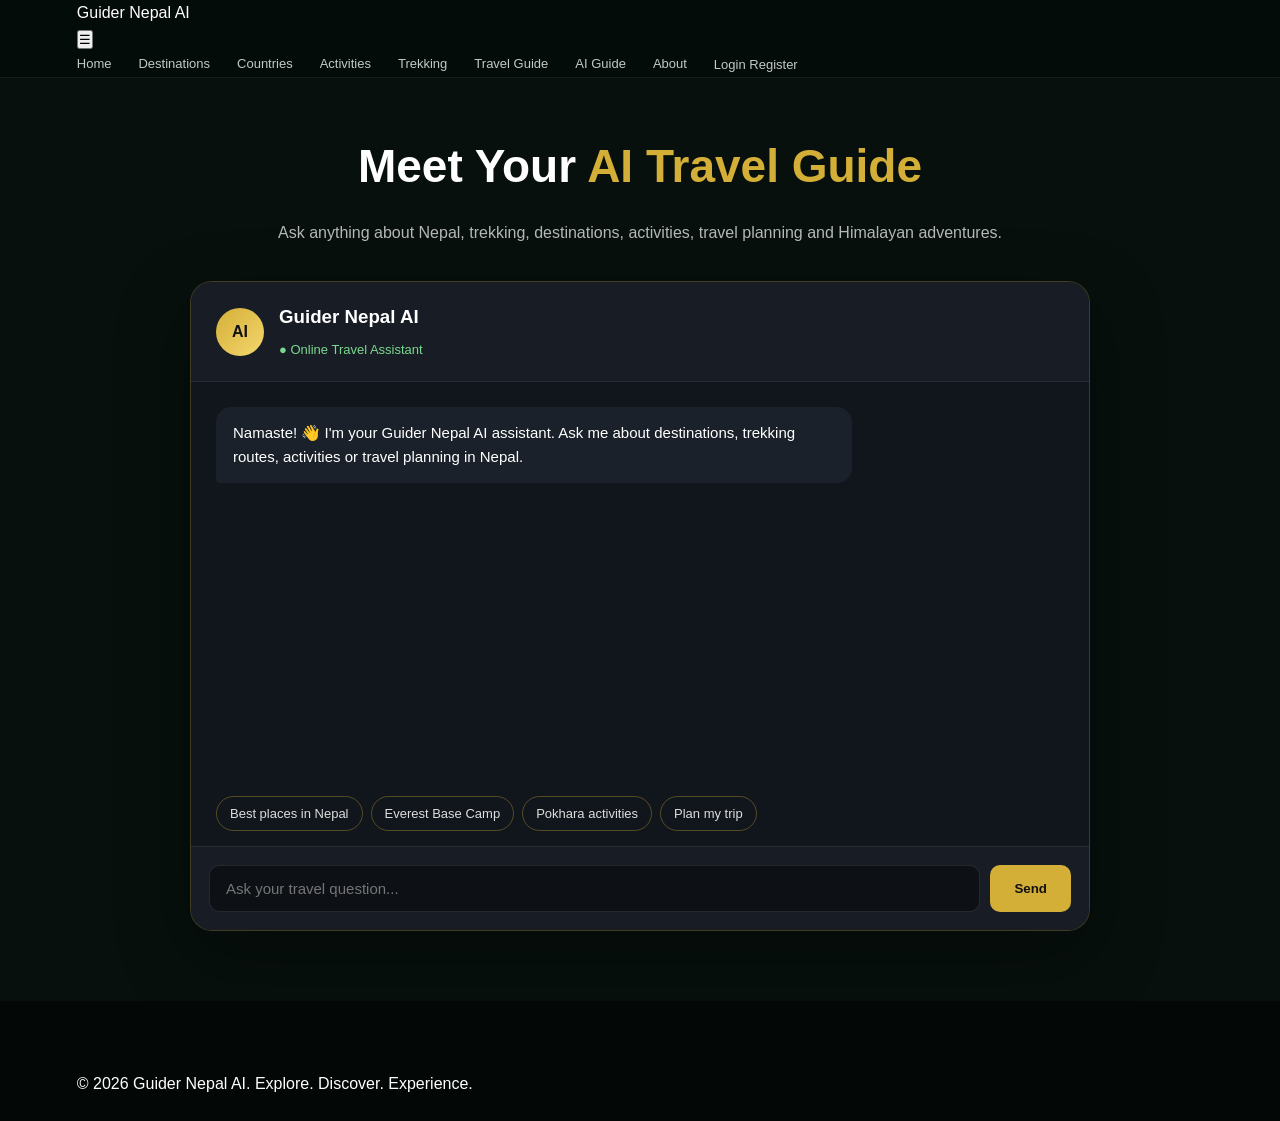
<file: frontend/ai-guide.html>
<!DOCTYPE html>
<html lang="en">
<head>
    <meta charset="UTF-8">
    <meta name="viewport" content="width=device-width, initial-scale=1.0">

    <title>AI Travel Guide | Guider Nepal AI</title>

    <link rel="stylesheet" href="css/style.css">
    <link rel="stylesheet" href="css/navbar.css">
    <link rel="stylesheet" href="css/responsive.css">

    <style>
        .ai-page {
            min-height: 100vh;
            padding: 130px 20px 70px;
        }

        .ai-header {
            max-width: 850px;
            margin: 0 auto 35px;
            text-align: center;
        }

        .ai-header h1 {
            font-size: 46px;
            margin-bottom: 15px;
        }

        .ai-header h1 span {
            color: #d4af37;
        }

        .ai-header p {
            opacity: 0.7;
            line-height: 1.7;
        }

        .chat-container {
            width: 100%;
            max-width: 900px;
            height: 650px;
            margin: auto;
            display: flex;
            flex-direction: column;
            background: #11151c;
            border: 1px solid rgba(212, 175, 55, 0.25);
            border-radius: 22px;
            overflow: hidden;
            box-shadow: 0 25px 70px rgba(0, 0, 0, 0.35);
        }

        .chat-header {
            display: flex;
            align-items: center;
            gap: 15px;
            padding: 20px 25px;
            background: #181d25;
            border-bottom: 1px solid rgba(255, 255, 255, 0.07);
        }

        .ai-avatar {
            width: 48px;
            height: 48px;
            border-radius: 50%;
            display: flex;
            align-items: center;
            justify-content: center;
            background: linear-gradient(135deg, #d4af37, #f5d76e);
            color: #111;
            font-weight: 800;
        }

        .chat-title h3 {
            margin: 0 0 4px;
        }

        .chat-title span {
            font-size: 13px;
            color: #7bd88f;
        }

        .chat-messages {
            flex: 1;
            padding: 25px;
            overflow-y: auto;
            display: flex;
            flex-direction: column;
            gap: 16px;
        }

        .message {
            max-width: 75%;
            padding: 14px 17px;
            border-radius: 15px;
            line-height: 1.6;
            font-size: 15px;
        }

        .message.ai {
            align-self: flex-start;
            background: #1b212a;
            border-bottom-left-radius: 4px;
        }

        .message.user {
            align-self: flex-end;
            background: #d4af37;
            color: #111;
            border-bottom-right-radius: 4px;
        }

        .suggestions {
            display: flex;
            gap: 8px;
            flex-wrap: wrap;
            padding: 0 25px 15px;
        }

        .suggestion {
            padding: 9px 13px;
            background: transparent;
            color: #ddd;
            border: 1px solid rgba(212, 175, 55, 0.35);
            border-radius: 20px;
            cursor: pointer;
            font-size: 13px;
        }

        .suggestion:hover {
            background: #d4af37;
            color: #111;
        }

        .chat-input-area {
            display: flex;
            gap: 10px;
            padding: 18px;
            background: #181d25;
            border-top: 1px solid rgba(255, 255, 255, 0.07);
        }

        #messageInput {
            flex: 1;
            padding: 14px 16px;
            border-radius: 10px;
            border: 1px solid rgba(255, 255, 255, 0.1);
            background: #0d1015;
            color: #fff;
            outline: none;
            font-size: 15px;
        }

        #messageInput:focus {
            border-color: #d4af37;
        }

        #sendButton {
            padding: 0 24px;
            border: none;
            border-radius: 10px;
            background: #d4af37;
            color: #111;
            font-weight: 700;
            cursor: pointer;
        }

        #sendButton:hover {
            background: #f5d76e;
        }

        #sendButton:disabled {
            opacity: 0.5;
            cursor: not-allowed;
        }

        .typing {
            opacity: 0.55;
            font-style: italic;
        }

        @media (max-width: 600px) {
            .ai-page {
                padding-top: 110px;
            }

            .ai-header h1 {
                font-size: 34px;
            }

            .chat-container {
                height: 620px;
            }

            .message {
                max-width: 88%;
            }

            .chat-input-area {
                padding: 12px;
            }

            #sendButton {
                padding: 0 16px;
            }
        }
    </style>
</head>

<body>

<header class="navbar">

    <div class="nav-container">

        <a href="index.html" class="logo">
            Guider Nepal AI
        </a>

        <button class="menu-toggle" id="menuToggle">
            ☰
        </button>

        <nav class="nav-menu" id="navMenu">

            <a href="index.html">Home</a>
            <a href="destinations.html">Destinations</a>
            <a href="countries.html">Countries</a>
            <a href="activities.html">Activities</a>
            <a href="trekking.html">Trekking</a>
            <a href="travel-guide.html">Travel Guide</a>
            <a href="ai-guide.html">AI Guide</a>
            <a href="about.html">About</a>

            <span id="authNav"></span>

        </nav>

    </div>

</header>


<main class="ai-page">

    <section class="ai-header">

        <h1>
            Meet Your <span>AI Travel Guide</span>
        </h1>

        <p>
            Ask anything about Nepal, trekking, destinations,
            activities, travel planning and Himalayan adventures.
        </p>

    </section>


    <section class="chat-container">

        <div class="chat-header">

            <div class="ai-avatar">
                AI
            </div>

            <div class="chat-title">

                <h3>
                    Guider Nepal AI
                </h3>

                <span>
                    ● Online Travel Assistant
                </span>

            </div>

        </div>


        <div class="chat-messages" id="chatMessages">

            <div class="message ai">

                Namaste! 👋 I'm your Guider Nepal AI assistant.
                Ask me about destinations, trekking routes,
                activities or travel planning in Nepal.

            </div>

        </div>


        <div class="suggestions">

            <button
                class="suggestion"
                data-question="What are the best places to visit in Nepal?"
            >
                Best places in Nepal
            </button>

            <button
                class="suggestion"
                data-question="Tell me about Everest Base Camp Trek."
            >
                Everest Base Camp
            </button>

            <button
                class="suggestion"
                data-question="What activities can I do in Pokhara?"
            >
                Pokhara activities
            </button>

            <button
                class="suggestion"
                data-question="Help me plan a Nepal trip."
            >
                Plan my trip
            </button>

        </div>


        <form class="chat-input-area" id="chatForm">

            <input
                type="text"
                id="messageInput"
                placeholder="Ask your travel question..."
                autocomplete="off"
                required
            >

            <button
                type="submit"
                id="sendButton"
            >
                Send
            </button>

        </form>

    </section>

</main>


<footer class="footer">

    <div class="footer-container">

        <p>
            © 2026 Guider Nepal AI. Explore. Discover. Experience.
        </p>

    </div>

</footer>


<script src="js/auth.js"></script>
<script src="js/ai-guide.js"></script>

</body>
</html>

<!-- the guided code are made well -->
 <!-- the maker are well setteled and organixed -->
  <!-- the server has been reallly organixed and made well -->
</file>
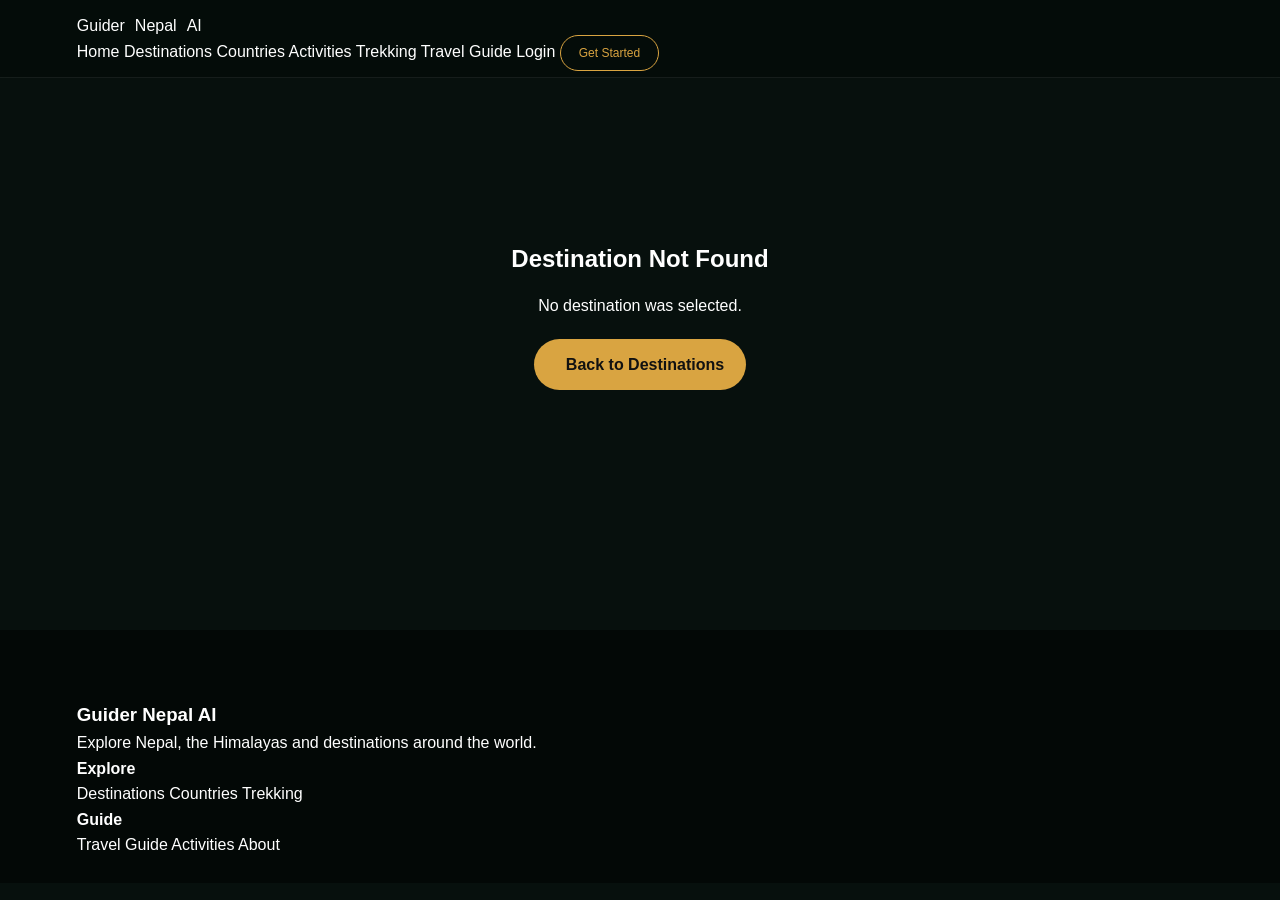
<file: frontend/destination-details.html>
<!DOCTYPE html>
<html lang="en">
<head>
    <meta charset="UTF-8">
    <meta name="viewport" content="width=device-width, initial-scale=1.0">

    <title>Destination Details | Guider Nepal AI</title>

    <link rel="stylesheet" href="css/style.css">
    <link rel="stylesheet" href="css/navbar.css">
    <link rel="stylesheet" href="css/responsive.css">

    <style>
        .details-page {
            min-height: 100vh;
            padding-top: 90px;
        }

        .details-hero {
            min-height: 520px;
            display: flex;
            align-items: end;
            position: relative;
            background: #111;
            overflow: hidden;
        }

        .details-hero-image {
            position: absolute;
            inset: 0;
            width: 100%;
            height: 100%;
            object-fit: cover;
        }

        .details-overlay {
            position: absolute;
            inset: 0;
            background:
                linear-gradient(
                    to top,
                    rgba(0,0,0,.9),
                    rgba(0,0,0,.25),
                    rgba(0,0,0,.1)
                );
        }

        .details-hero-content {
            position: relative;
            z-index: 2;
            width: min(1200px, 92%);
            margin: 0 auto;
            padding: 70px 0 55px;
            color: white;
        }

        .back-link {
            display: inline-flex;
            align-items: center;
            gap: 8px;
            color: white;
            text-decoration: none;
            margin-bottom: 25px;
            opacity: .85;
        }

        .back-link:hover {
            opacity: 1;
        }

        .details-location {
            color: var(--gold);
            font-size: 14px;
            font-weight: 600;
            text-transform: uppercase;
            letter-spacing: 1px;
            margin-bottom: 12px;
        }

        .details-title {
            font-size: clamp(42px, 7vw, 78px);
            line-height: 1;
            margin: 0 0 20px;
        }

        .details-description {
            max-width: 750px;
            font-size: 18px;
            line-height: 1.7;
            color: rgba(255,255,255,.82);
        }

        .details-badges {
            display: flex;
            flex-wrap: wrap;
            gap: 10px;
            margin-top: 25px;
        }

        .details-badge {
            padding: 9px 15px;
            border: 1px solid rgba(255,255,255,.25);
            background: rgba(255,255,255,.1);
            backdrop-filter: blur(8px);
            border-radius: 30px;
            font-size: 14px;
        }

        .details-section {
            width: min(1200px, 92%);
            margin: 0 auto;
            padding: 70px 0;
        }

        .details-grid {
            display: grid;
            grid-template-columns: 2fr 1fr;
            gap: 50px;
        }

        .details-main h2,
        .details-sidebar h3 {
            margin-top: 0;
        }

        .details-main p {
            line-height: 1.8;
            color: var(--muted);
        }

        .info-card {
            padding: 28px;
            border-radius: 18px;
            background: rgba(255,255,255,.04);
            border: 1px solid rgba(255,255,255,.1);
        }

        .info-item {
            display: flex;
            align-items: flex-start;
            gap: 15px;
            padding: 16px 0;
            border-bottom: 1px solid rgba(255,255,255,.08);
        }

        .info-item:last-child {
            border-bottom: none;
        }

        .info-item i {
            color: var(--gold);
            width: 20px;
            margin-top: 3px;
        }

        .info-item strong {
            display: block;
            margin-bottom: 4px;
        }

        .info-item span {
            color: var(--muted);
        }

        .loading-details,
        .error-details {
            min-height: 70vh;
            display: flex;
            align-items: center;
            justify-content: center;
            text-align: center;
            padding: 40px;
        }

        .error-details h2 {
            margin-bottom: 15px;
        }

        .back-button {
            display: inline-flex;
            align-items: center;
            gap: 10px;
            padding: 13px 22px;
            background: var(--gold);
            color: #111;
            border-radius: 30px;
            text-decoration: none;
            font-weight: 700;
            margin-top: 20px;
        }

        @media (max-width: 800px) {
            .details-grid {
                grid-template-columns: 1fr;
            }

            .details-hero {
                min-height: 600px;
            }
        }
    </style>
</head>

<body>

    <!-- ==========================================
         NAVBAR
         ========================================== -->

    <nav class="navbar">

        <div class="nav-container">

            <a href="index.html" class="logo">
                Guider<span>Nepal</span> AI
            </a>

            <button class="menu-button" id="menuButton">
                <i class="fa-solid fa-bars"></i>
            </button>

            <div class="nav-links">

                <a href="index.html">Home</a>

                <a href="destinations.html" class="active">
                    Destinations
                </a>

                <a href="countries.html">
                    Countries
                </a>

                <a href="activities.html">
                    Activities
                </a>

                <a href="trekking.html">
                    Trekking
                </a>

                <a href="travel-guide.html">
                    Travel Guide
                </a>

                <a href="login.html">
                    Login
                </a>

                <a href="register.html" class="nav-button">
                    Get Started
                </a>

            </div>

        </div>

        <div class="mobile-menu" id="mobileMenu">

            <a href="index.html">Home</a>
            <a href="destinations.html">Destinations</a>
            <a href="countries.html">Countries</a>
            <a href="activities.html">Activities</a>
            <a href="trekking.html">Trekking</a>
            <a href="travel-guide.html">Travel Guide</a>
            <a href="login.html">Login</a>
            <a href="register.html">Get Started</a>

        </div>

    </nav>


    <!-- ==========================================
         DETAILS CONTENT
         ========================================== -->

    <main id="detailsContent">

        <div class="loading-details">

            <div>
                <i class="fa-solid fa-spinner fa-spin fa-2x"></i>

                <h2>Loading destination...</h2>

                <p>
                    Getting destination information.
                </p>
            </div>

        </div>

    </main>


    <!-- ==========================================
         FOOTER
         ========================================== -->

    <footer class="footer">

        <div class="footer-container">

            <div>
                <h3>Guider Nepal AI</h3>

                <p>
                    Explore Nepal, the Himalayas and destinations
                    around the world.
                </p>
            </div>

            <div>
                <h4>Explore</h4>

                <a href="destinations.html">Destinations</a>
                <a href="countries.html">Countries</a>
                <a href="trekking.html">Trekking</a>
            </div>

            <div>
                <h4>Guide</h4>

                <a href="travel-guide.html">Travel Guide</a>
                <a href="activities.html">Activities</a>
                <a href="about.html">About</a>
            </div>

        </div>

    </footer>


    <script src="js/destination-details.js"></script>

</body>
</html>
</file>
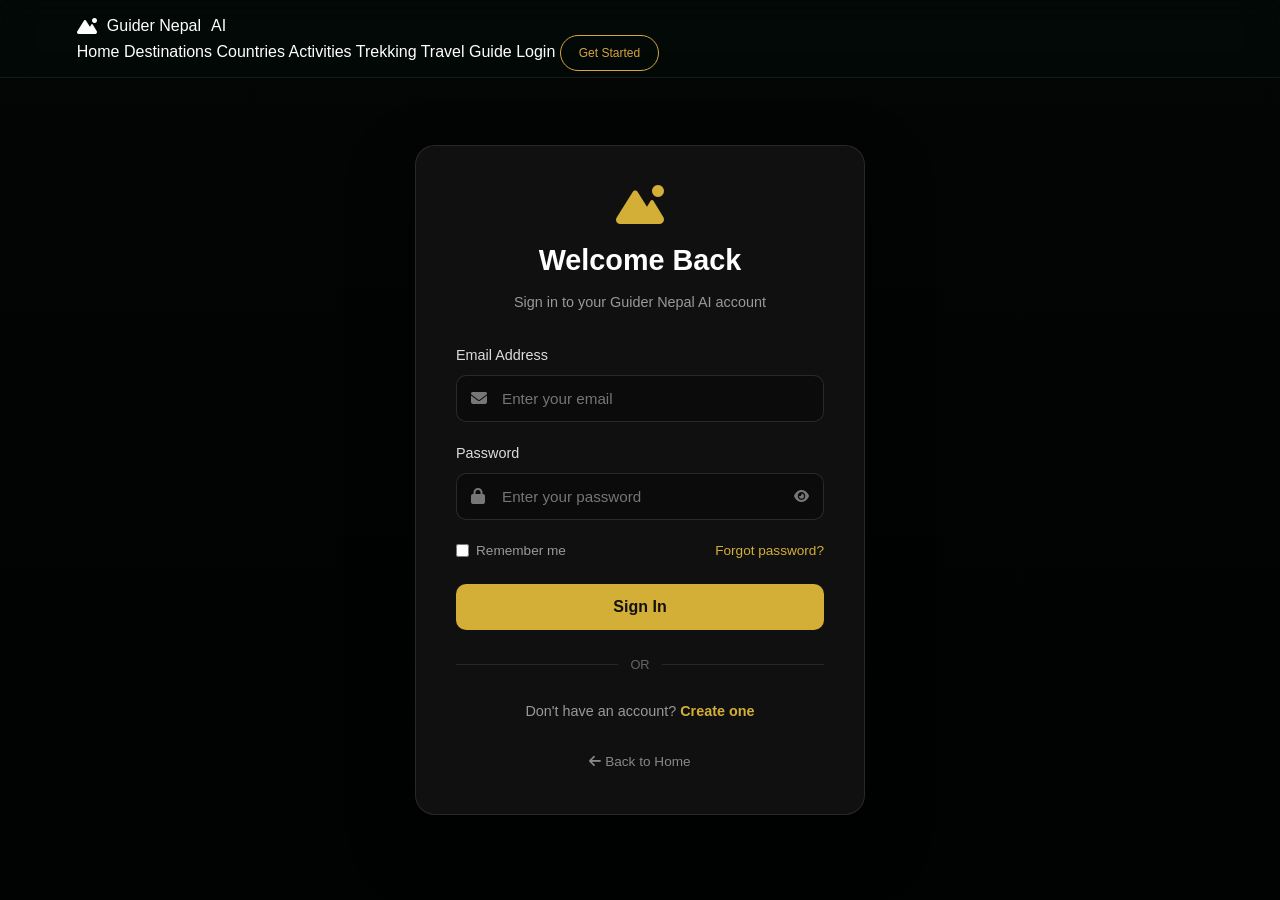
<file: frontend/login.html>
<!DOCTYPE html>
<html lang="en">
<head>
    <meta charset="UTF-8">
    <meta name="viewport" content="width=device-width, initial-scale=1.0">

    <title>Login | Guider Nepal AI</title>

    <link rel="stylesheet" href="css/style.css">
    <link rel="stylesheet" href="css/navbar.css">
    <link rel="stylesheet" href="css/responsive.css">

    <link
        rel="stylesheet"
        href="https://cdnjs.cloudflare.com/ajax/libs/font-awesome/6.5.2/css/all.min.css"
    >

    <style>
        .auth-page {
            min-height: 100vh;
            display: flex;
            align-items: center;
            justify-content: center;
            padding: 120px 20px 60px;

            background:
                linear-gradient(
                    rgba(0, 0, 0, 0.65),
                    rgba(0, 0, 0, 0.88)
                ),
                url("https://images.unsplash.com/photo-1544735716-392fe2489ffa?auto=format&fit=crop&w=1800&q=85")
                center/cover no-repeat;
        }

        .auth-card {
            width: 100%;
            max-width: 450px;
            padding: 40px;

            background: rgba(17, 17, 17, 0.95);
            border: 1px solid rgba(255,255,255,0.1);
            border-radius: 20px;

            box-shadow: 0 25px 60px rgba(0,0,0,0.5);
        }

        .auth-logo {
            text-align: center;
            margin-bottom: 30px;
        }

        .auth-logo i {
            color: #d4af37;
            font-size: 2.4rem;
            margin-bottom: 12px;
        }

        .auth-logo h1 {
            font-size: 1.8rem;
            margin-bottom: 8px;
        }

        .auth-logo h1 span {
            color: #d4af37;
        }

        .auth-logo p {
            color: #999;
            font-size: 0.9rem;
        }

        .form-group {
            margin-bottom: 20px;
        }

        .form-group label {
            display: block;
            color: #ddd;
            margin-bottom: 8px;
            font-size: 0.9rem;
        }

        .input-wrapper {
            position: relative;
        }

        .input-wrapper > i {
            position: absolute;
            left: 15px;
            top: 50%;
            transform: translateY(-50%);
            color: #777;
        }

        .form-group input {
            width: 100%;
            box-sizing: border-box;
            padding: 14px 45px;

            background: #0b0b0b;
            border: 1px solid rgba(255,255,255,0.12);
            border-radius: 10px;

            color: white;
            outline: none;
            font-size: 0.95rem;
        }

        .form-group input:focus {
            border-color: #d4af37;
        }

        .password-toggle {
            position: absolute;
            right: 15px;
            top: 50%;
            transform: translateY(-50%);

            background: none;
            border: none;
            color: #777;
            cursor: pointer;
        }

        .password-toggle:hover {
            color: #d4af37;
        }

        .auth-options {
            display: flex;
            justify-content: space-between;
            align-items: center;
            margin-bottom: 22px;
            font-size: 0.85rem;
        }

        .remember {
            display: flex;
            align-items: center;
            gap: 7px;
            color: #999;
        }

        .remember input {
            accent-color: #d4af37;
        }

        .forgot {
            color: #d4af37;
            text-decoration: none;
        }

        .forgot:hover {
            text-decoration: underline;
        }

        .auth-button {
            width: 100%;
            padding: 14px;

            border: none;
            border-radius: 10px;

            background: #d4af37;
            color: #111;

            font-size: 1rem;
            font-weight: 700;

            cursor: pointer;
            transition: 0.3s;
        }

        .auth-button:hover {
            background: #efca50;
            transform: translateY(-2px);
        }

        .auth-button:disabled {
            opacity: 0.6;
            cursor: not-allowed;
            transform: none;
        }

        .message {
            display: none;
            padding: 12px 15px;
            margin-bottom: 20px;
            border-radius: 8px;
            font-size: 0.88rem;
        }

        .message.success {
            display: block;
            background: rgba(40, 167, 69, 0.12);
            border: 1px solid rgba(40, 167, 69, 0.3);
            color: #7ee89b;
        }

        .message.error {
            display: block;
            background: rgba(220, 53, 69, 0.12);
            border: 1px solid rgba(220, 53, 69, 0.3);
            color: #ff8d98;
        }

        .auth-divider {
            display: flex;
            align-items: center;
            gap: 12px;
            margin: 25px 0;
            color: #666;
            font-size: 0.8rem;
        }

        .auth-divider::before,
        .auth-divider::after {
            content: "";
            flex: 1;
            height: 1px;
            background: rgba(255,255,255,0.1);
        }

        .register-link {
            text-align: center;
            color: #999;
            font-size: 0.9rem;
        }

        .register-link a {
            color: #d4af37;
            text-decoration: none;
            font-weight: 700;
        }

        .back-home {
            text-align: center;
            margin-top: 25px;
        }

        .back-home a {
            color: #888;
            text-decoration: none;
            font-size: 0.85rem;
        }

        .back-home a:hover {
            color: #d4af37;
        }

        @media (max-width: 500px) {
            .auth-card {
                padding: 30px 22px;
            }

            .auth-options {
                flex-direction: column;
                align-items: flex-start;
                gap: 10px;
            }
        }
    </style>
</head>

<body>

    <!-- NAVBAR -->

    <nav class="navbar">

        <div class="nav-container">

            <a href="index.html" class="logo">
                <i class="fa-solid fa-mountain-sun"></i>
                Guider Nepal <span>AI</span>
            </a>

            <div class="nav-links">

                <a href="index.html">Home</a>

                <a href="destinations.html">
                    Destinations
                </a>

                <a href="countries.html">
                    Countries
                </a>

                <a href="activities.html">
                    Activities
                </a>

                <a href="trekking.html">
                    Trekking
                </a>

                <a href="travel-guide.html">
                    Travel Guide
                </a>

                <a href="login.html" class="active">
                    Login
                </a>

                <a href="register.html" class="nav-button">
                    Get Started
                </a>

            </div>

            <button class="menu-button" id="menuButton">
                <i class="fa-solid fa-bars"></i>
            </button>

        </div>

        <div class="mobile-menu" id="mobileMenu">

            <a href="index.html">Home</a>

            <a href="destinations.html">
                Destinations
            </a>

            <a href="countries.html">
                Countries
            </a>

            <a href="activities.html">
                Activities
            </a>

            <a href="trekking.html">
                Trekking
            </a>

            <a href="travel-guide.html">
                Travel Guide
            </a>

            <a href="login.html" class="active">
                Login
            </a>

            <a href="register.html">
                Get Started
            </a>

        </div>

    </nav>


    <!-- LOGIN -->

    <main class="auth-page">

        <div class="auth-card">

            <div class="auth-logo">

                <i class="fa-solid fa-mountain-sun"></i>

                <h1>
                    Welcome Back
                </h1>

                <p>
                    Sign in to your Guider Nepal AI account
                </p>

            </div>


            <div
                id="loginMessage"
                class="message"
            ></div>


            <form id="loginForm">

                <div class="form-group">

                    <label for="email">
                        Email Address
                    </label>

                    <div class="input-wrapper">

                        <i class="fa-solid fa-envelope"></i>

                        <input
                            type="email"
                            id="email"
                            name="email"
                            placeholder="Enter your email"
                            required
                        >

                    </div>

                </div>


                <div class="form-group">

                    <label for="password">
                        Password
                    </label>

                    <div class="input-wrapper">

                        <i class="fa-solid fa-lock"></i>

                        <input
                            type="password"
                            id="password"
                            name="password"
                            placeholder="Enter your password"
                            required
                        >

                        <button
                            type="button"
                            class="password-toggle"
                            id="togglePassword"
                        >
                            <i class="fa-solid fa-eye"></i>
                        </button>

                    </div>

                </div>


                <div class="auth-options">

                    <label class="remember">

                        <input
                            type="checkbox"
                            id="remember"
                        >

                        Remember me

                    </label>

                    <a
                        href="#"
                        class="forgot"
                        id="forgotPassword"
                    >
                        Forgot password?
                    </a>

                </div>


                <button
                    type="submit"
                    class="auth-button"
                    id="loginButton"
                >
                    Sign In
                </button>

            </form>


            <div class="auth-divider">
                OR
            </div>


            <div class="register-link">

                Don't have an account?

                <a href="register.html">
                    Create one
                </a>

            </div>


            <div class="back-home">

                <a href="index.html">
                    <i class="fa-solid fa-arrow-left"></i>
                    Back to Home
                </a>

            </div>

        </div>

    </main>


    <script src="js/auth.js"></script>

</body>
</html>
</file>
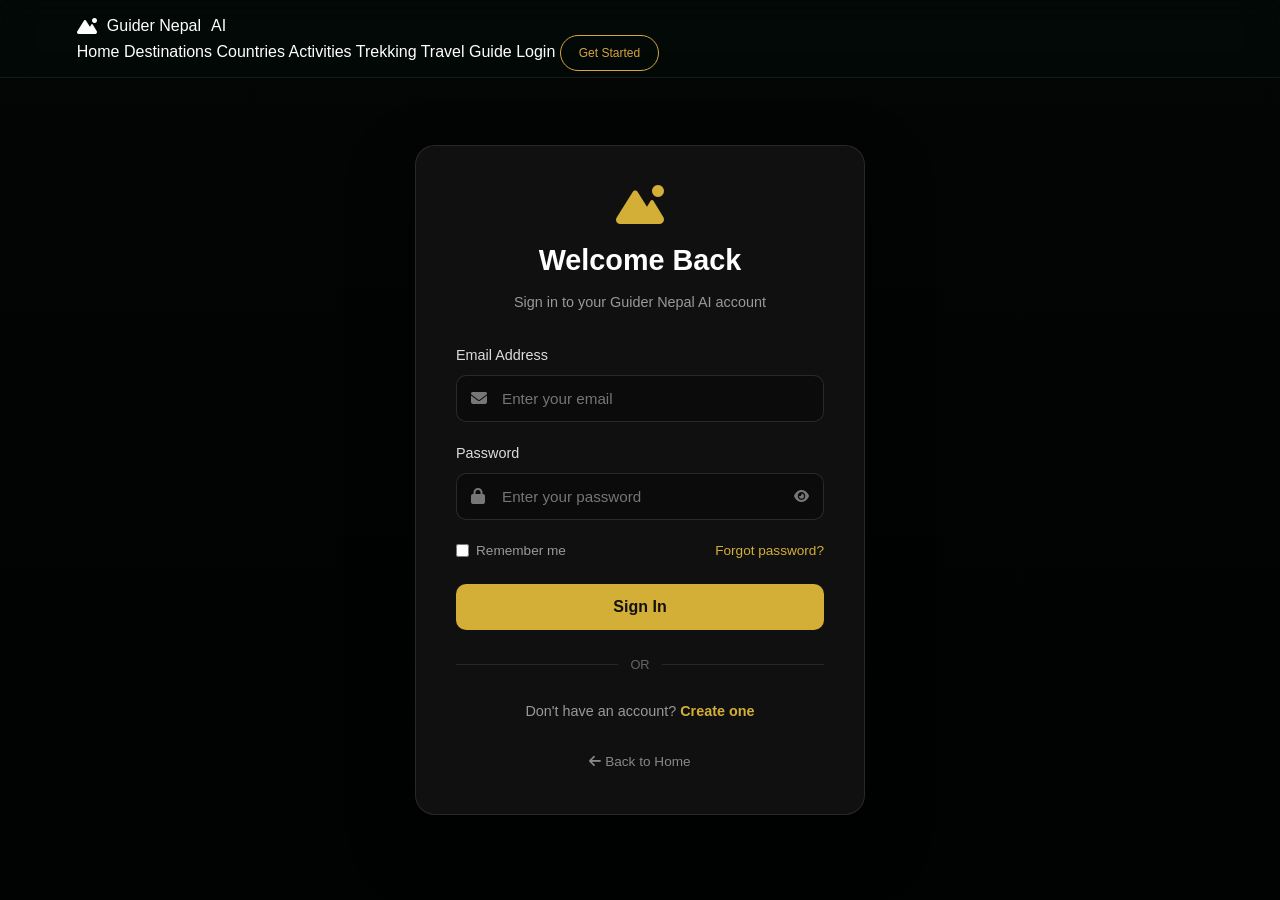
<file: frontend/profile.html>
<!DOCTYPE html>
<html lang="en">
<head>
    <meta charset="UTF-8">
    <meta name="viewport" content="width=device-width, initial-scale=1.0">

    <title>My Profile | Guider Nepal AI</title>

    <link rel="stylesheet" href="css/style.css">
    <link rel="stylesheet" href="css/navbar.css">
    <link rel="stylesheet" href="css/responsive.css">

    <style>
        .profile-section {
            min-height: 75vh;
            padding: 140px 20px 80px;
            display: flex;
            justify-content: center;
            align-items: center;
        }

        .profile-card {
            width: 100%;
            max-width: 650px;
            background: #11151c;
            border: 1px solid rgba(212, 175, 55, 0.25);
            border-radius: 20px;
            padding: 45px;
            box-shadow: 0 20px 60px rgba(0, 0, 0, 0.35);
        }

        .profile-header {
            text-align: center;
            margin-bottom: 35px;
        }

        .profile-avatar {
            width: 95px;
            height: 95px;
            margin: 0 auto 20px;
            border-radius: 50%;
            display: flex;
            align-items: center;
            justify-content: center;
            background: linear-gradient(135deg, #d4af37, #f5d76e);
            color: #111;
            font-size: 38px;
            font-weight: 700;
        }

        .profile-header h1 {
            margin-bottom: 8px;
        }

        .profile-header p {
            opacity: 0.7;
        }

        .profile-info {
            display: grid;
            gap: 18px;
        }

        .info-box {
            padding: 18px 20px;
            border-radius: 12px;
            background: #181d25;
            border: 1px solid rgba(255, 255, 255, 0.07);
        }

        .info-label {
            display: block;
            font-size: 13px;
            opacity: 0.55;
            margin-bottom: 6px;
        }

        .info-value {
            font-size: 17px;
            font-weight: 500;
        }

        .profile-actions {
            display: flex;
            gap: 15px;
            margin-top: 30px;
        }

        .profile-btn {
            flex: 1;
            padding: 13px 20px;
            border-radius: 10px;
            border: none;
            cursor: pointer;
            text-align: center;
            text-decoration: none;
            font-size: 15px;
            font-weight: 600;
        }

        .home-btn {
            background: #d4af37;
            color: #111;
        }

        .logout-btn {
            background: #252b35;
            color: #fff;
        }

        .logout-btn:hover {
            background: #8b2d2d;
        }

        @media (max-width: 600px) {
            .profile-card {
                padding: 30px 20px;
            }

            .profile-actions {
                flex-direction: column;
            }
        }
    </style>
</head>

<body>

    <!-- NAVBAR -->
    <header class="navbar">
        <div class="nav-container">

            <a href="index.html" class="logo">
                Guider Nepal AI
            </a>

            <button class="menu-toggle" id="menuToggle">
                ☰
            </button>

            <nav class="nav-menu" id="navMenu">

                <a href="index.html">Home</a>
                <a href="destinations.html">Destinations</a>
                <a href="countries.html">Countries</a>
                <a href="activities.html">Activities</a>
                <a href="trekking.html">Trekking</a>
                <a href="travel-guide.html">Travel Guide</a>
                <a href="about.html">About</a>

                <span id="authNav"></span>

            </nav>

        </div>
    </header>


    <!-- PROFILE -->
    <main class="profile-section">

        <div class="profile-card">

            <div class="profile-header">

                <div class="profile-avatar" id="profileAvatar">
                    U
                </div>

                <h1 id="profileName">
                    User
                </h1>

                <p>
                    Welcome to your Guider Nepal AI profile
                </p>

            </div>


            <div class="profile-info">

                <div class="info-box">

                    <span class="info-label">
                        Full Name
                    </span>

                    <div class="info-value" id="userName">
                        -
                    </div>

                </div>


                <div class="info-box">

                    <span class="info-label">
                        Email Address
                    </span>

                    <div class="info-value" id="userEmail">
                        -
                    </div>

                </div>


                <div class="info-box">

                    <span class="info-label">
                        Account ID
                    </span>

                    <div class="info-value" id="userId">
                        -
                    </div>

                </div>

            </div>


            <div class="profile-actions">

                <a href="index.html" class="profile-btn home-btn">
                    Explore Nepal
                </a>

                <button
                    class="profile-btn logout-btn"
                    id="logoutButton"
                >
                    Logout
                </button>

            </div>

        </div>

    </main>


    <!-- FOOTER -->
    <footer class="footer">

        <div class="footer-container">

            <p>
                © 2026 Guider Nepal AI. Explore. Discover. Experience.
            </p>

        </div>

    </footer>


    <script src="js/auth.js"></script>

</body>
</html>
</file>
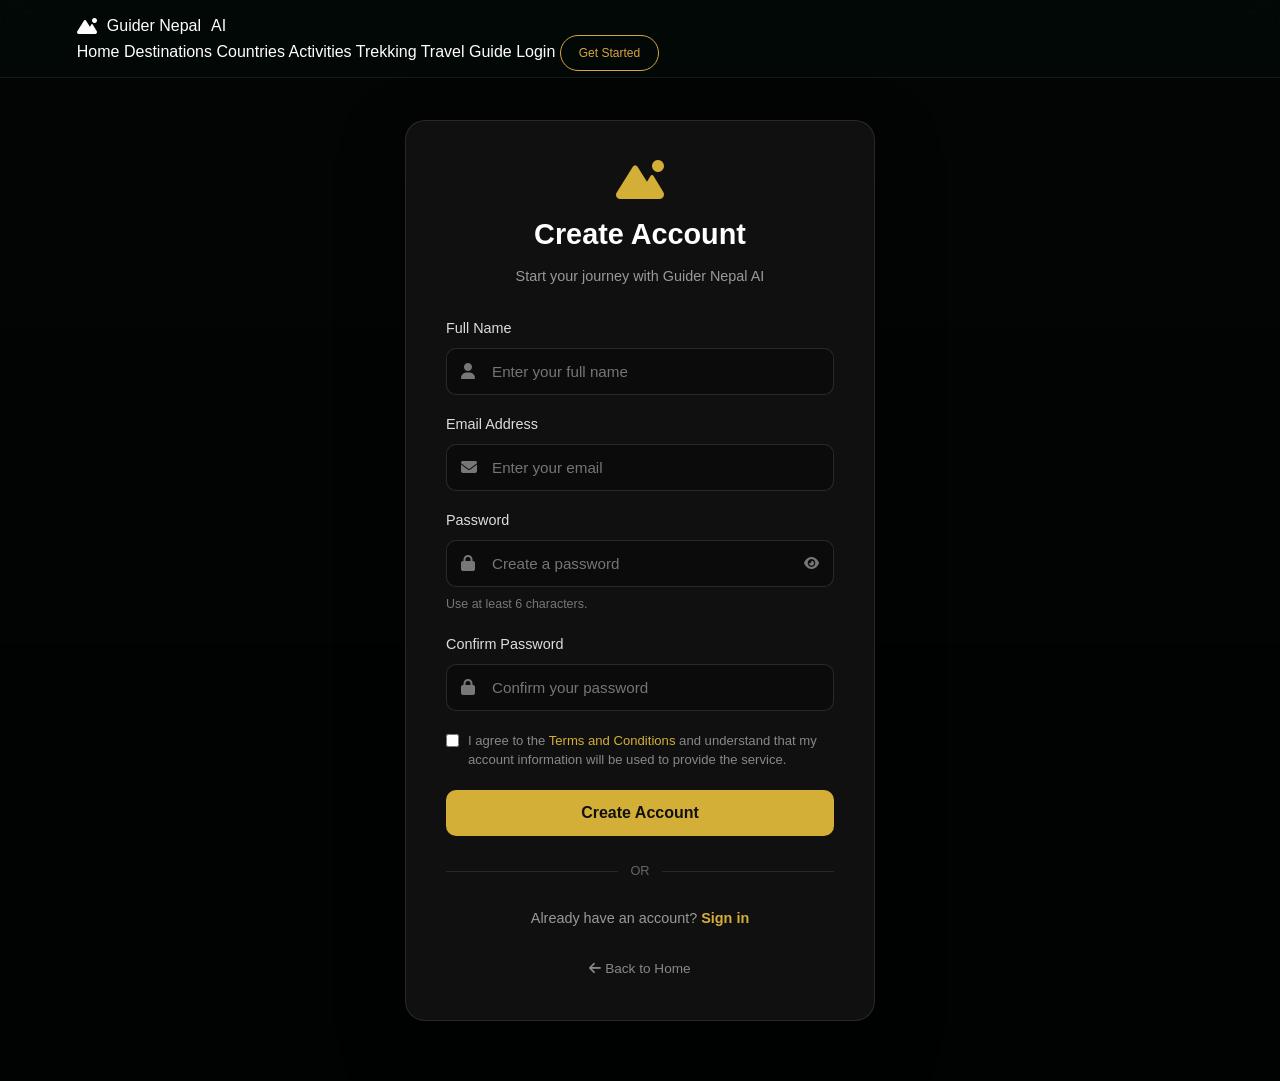
<file: frontend/register.html>
<!DOCTYPE html>
<html lang="en">
<head>
    <meta charset="UTF-8">
    <meta name="viewport" content="width=device-width, initial-scale=1.0">

    <title>Register | Guider Nepal AI</title>

    <link rel="stylesheet" href="css/style.css">
    <link rel="stylesheet" href="css/navbar.css">
    <link rel="stylesheet" href="css/responsive.css">

    <link
        rel="stylesheet"
        href="https://cdnjs.cloudflare.com/ajax/libs/font-awesome/6.5.2/css/all.min.css"
    >

    <style>
        .auth-page {
            min-height: 100vh;
            display: flex;
            align-items: center;
            justify-content: center;
            padding: 120px 20px 60px;

            background:
                linear-gradient(
                    rgba(0, 0, 0, 0.65),
                    rgba(0, 0, 0, 0.88)
                ),
                url("https://images.unsplash.com/photo-1464822759023-fed622ff2c3b?auto=format&fit=crop&w=1800&q=85")
                center/cover no-repeat;
        }

        .auth-card {
            width: 100%;
            max-width: 470px;
            padding: 40px;

            background: rgba(17, 17, 17, 0.95);
            border: 1px solid rgba(255,255,255,0.1);
            border-radius: 20px;

            box-shadow: 0 25px 60px rgba(0,0,0,0.5);
        }

        .auth-logo {
            text-align: center;
            margin-bottom: 28px;
        }

        .auth-logo i {
            color: #d4af37;
            font-size: 2.4rem;
            margin-bottom: 12px;
        }

        .auth-logo h1 {
            font-size: 1.8rem;
            margin-bottom: 8px;
        }

        .auth-logo h1 span {
            color: #d4af37;
        }

        .auth-logo p {
            color: #999;
            font-size: 0.9rem;
        }

        .form-group {
            margin-bottom: 18px;
        }

        .form-group label {
            display: block;
            color: #ddd;
            margin-bottom: 8px;
            font-size: 0.9rem;
        }

        .input-wrapper {
            position: relative;
        }

        .input-wrapper > i {
            position: absolute;
            left: 15px;
            top: 50%;
            transform: translateY(-50%);
            color: #777;
        }

        .form-group input {
            width: 100%;
            box-sizing: border-box;
            padding: 14px 45px;

            background: #0b0b0b;
            border: 1px solid rgba(255,255,255,0.12);
            border-radius: 10px;

            color: white;
            outline: none;
            font-size: 0.95rem;
        }

        .form-group input:focus {
            border-color: #d4af37;
        }

        .password-toggle {
            position: absolute;
            right: 15px;
            top: 50%;
            transform: translateY(-50%);

            background: none;
            border: none;
            color: #777;
            cursor: pointer;
        }

        .password-toggle:hover {
            color: #d4af37;
        }

        .password-strength {
            margin-top: 8px;
            font-size: 0.78rem;
            color: #777;
        }

        .terms {
            display: flex;
            align-items: flex-start;
            gap: 9px;
            margin: 20px 0;
            color: #888;
            font-size: 0.82rem;
            line-height: 1.5;
        }

        .terms input {
            margin-top: 3px;
            accent-color: #d4af37;
        }

        .terms a {
            color: #d4af37;
            text-decoration: none;
        }

        .auth-button {
            width: 100%;
            padding: 14px;

            border: none;
            border-radius: 10px;

            background: #d4af37;
            color: #111;

            font-size: 1rem;
            font-weight: 700;

            cursor: pointer;
            transition: 0.3s;
        }

        .auth-button:hover {
            background: #efca50;
            transform: translateY(-2px);
        }

        .auth-button:disabled {
            opacity: 0.6;
            cursor: not-allowed;
            transform: none;
        }

        .message {
            display: none;
            padding: 12px 15px;
            margin-bottom: 20px;
            border-radius: 8px;
            font-size: 0.88rem;
        }

        .message.success {
            display: block;
            background: rgba(40, 167, 69, 0.12);
            border: 1px solid rgba(40, 167, 69, 0.3);
            color: #7ee89b;
        }

        .message.error {
            display: block;
            background: rgba(220, 53, 69, 0.12);
            border: 1px solid rgba(220, 53, 69, 0.3);
            color: #ff8d98;
        }

        .auth-divider {
            display: flex;
            align-items: center;
            gap: 12px;
            margin: 25px 0;
            color: #666;
            font-size: 0.8rem;
        }

        .auth-divider::before,
        .auth-divider::after {
            content: "";
            flex: 1;
            height: 1px;
            background: rgba(255,255,255,0.1);
        }

        .login-link {
            text-align: center;
            color: #999;
            font-size: 0.9rem;
        }

        .login-link a {
            color: #d4af37;
            text-decoration: none;
            font-weight: 700;
        }

        .back-home {
            text-align: center;
            margin-top: 25px;
        }

        .back-home a {
            color: #888;
            text-decoration: none;
            font-size: 0.85rem;
        }

        .back-home a:hover {
            color: #d4af37;
        }

        @media (max-width: 500px) {
            .auth-card {
                padding: 30px 22px;
            }
        }
    </style>
</head>

<body>

    <!-- NAVBAR -->

    <nav class="navbar">

        <div class="nav-container">

            <a href="index.html" class="logo">
                <i class="fa-solid fa-mountain-sun"></i>
                Guider Nepal <span>AI</span>
            </a>

            <div class="nav-links">

                <a href="index.html">Home</a>

                <a href="destinations.html">
                    Destinations
                </a>

                <a href="countries.html">
                    Countries
                </a>

                <a href="activities.html">
                    Activities
                </a>

                <a href="trekking.html">
                    Trekking
                </a>

                <a href="travel-guide.html">
                    Travel Guide
                </a>

                <a href="login.html">
                    Login
                </a>

                <a href="register.html" class="nav-button active">
                    Get Started
                </a>

            </div>

            <button class="menu-button" id="menuButton">
                <i class="fa-solid fa-bars"></i>
            </button>

        </div>


        <div class="mobile-menu" id="mobileMenu">

            <a href="index.html">Home</a>

            <a href="destinations.html">
                Destinations
            </a>

            <a href="countries.html">
                Countries
            </a>

            <a href="activities.html">
                Activities
            </a>

            <a href="trekking.html">
                Trekking
            </a>

            <a href="travel-guide.html">
                Travel Guide
            </a>

            <a href="login.html">
                Login
            </a>

            <a href="register.html" class="active">
                Get Started
            </a>

        </div>

    </nav>


    <!-- REGISTER -->

    <main class="auth-page">

        <div class="auth-card">

            <div class="auth-logo">

                <i class="fa-solid fa-mountain-sun"></i>

                <h1>
                    Create Account
                </h1>

                <p>
                    Start your journey with Guider Nepal AI
                </p>

            </div>


            <div
                id="registerMessage"
                class="message"
            ></div>


            <form id="registerForm">

                <div class="form-group">

                    <label for="name">
                        Full Name
                    </label>

                    <div class="input-wrapper">

                        <i class="fa-solid fa-user"></i>

                        <input
                            type="text"
                            id="name"
                            name="name"
                            placeholder="Enter your full name"
                            required
                            minlength="2"
                        >

                    </div>

                </div>


                <div class="form-group">

                    <label for="email">
                        Email Address
                    </label>

                    <div class="input-wrapper">

                        <i class="fa-solid fa-envelope"></i>

                        <input
                            type="email"
                            id="email"
                            name="email"
                            placeholder="Enter your email"
                            required
                        >

                    </div>

                </div>


                <div class="form-group">

                    <label for="password">
                        Password
                    </label>

                    <div class="input-wrapper">

                        <i class="fa-solid fa-lock"></i>

                        <input
                            type="password"
                            id="password"
                            name="password"
                            placeholder="Create a password"
                            required
                            minlength="6"
                        >

                        <button
                            type="button"
                            class="password-toggle"
                            id="togglePassword"
                        >
                            <i class="fa-solid fa-eye"></i>
                        </button>

                    </div>

                    <div
                        class="password-strength"
                        id="passwordStrength"
                    >
                        Use at least 6 characters.
                    </div>

                </div>


                <div class="form-group">

                    <label for="confirmPassword">
                        Confirm Password
                    </label>

                    <div class="input-wrapper">

                        <i class="fa-solid fa-lock"></i>

                        <input
                            type="password"
                            id="confirmPassword"
                            name="confirmPassword"
                            placeholder="Confirm your password"
                            required
                        >

                    </div>

                </div>


                <label class="terms">

                    <input
                        type="checkbox"
                        id="terms"
                        required
                    >

                    <span>
                        I agree to the
                        <a href="#">
                            Terms and Conditions
                        </a>
                        and understand that my account information
                        will be used to provide the service.
                    </span>

                </label>


                <button
                    type="submit"
                    class="auth-button"
                    id="registerButton"
                >
                    Create Account
                </button>

            </form>


            <div class="auth-divider">
                OR
            </div>


            <div class="login-link">

                Already have an account?

                <a href="login.html">
                    Sign in
                </a>

            </div>


            <div class="back-home">

                <a href="index.html">
                    <i class="fa-solid fa-arrow-left"></i>
                    Back to Home
                </a>

            </div>

        </div>

    </main>


    <script src="js/auth.js"></script>

</body>
</html>
</file>
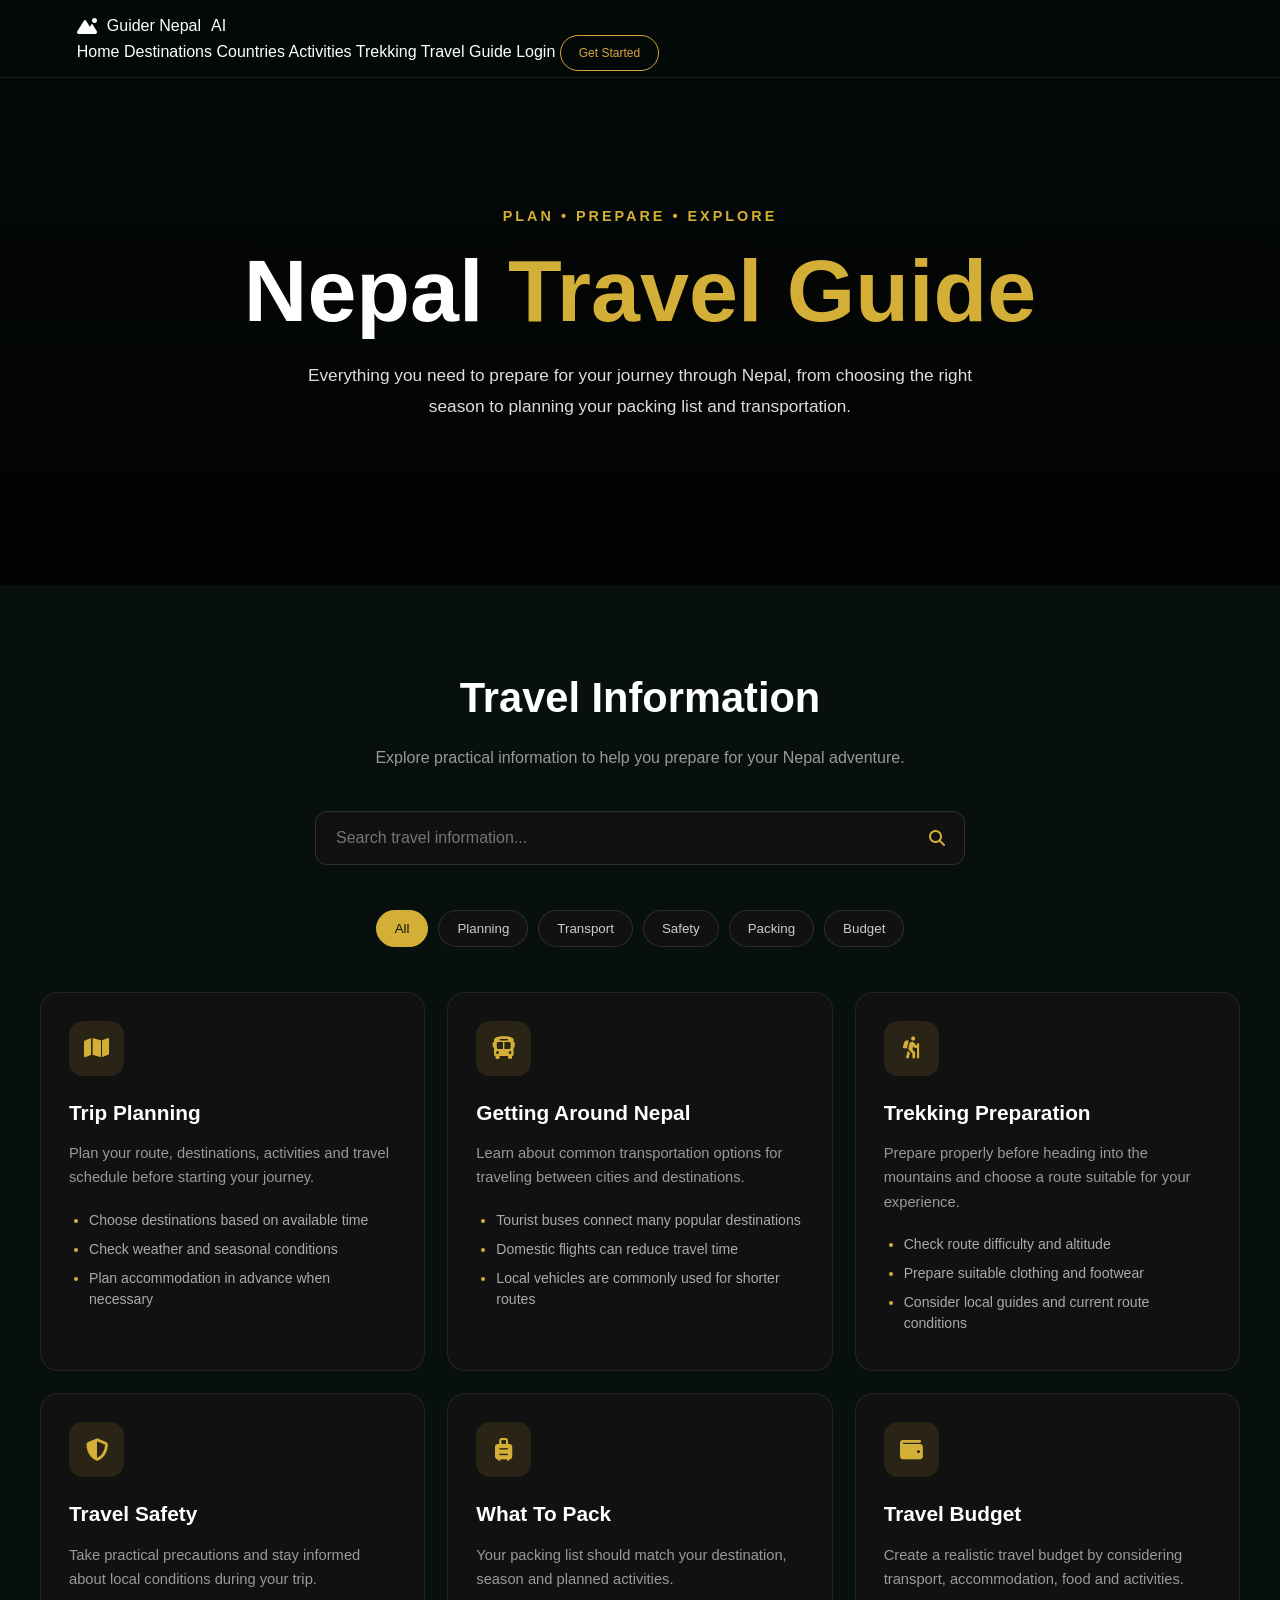
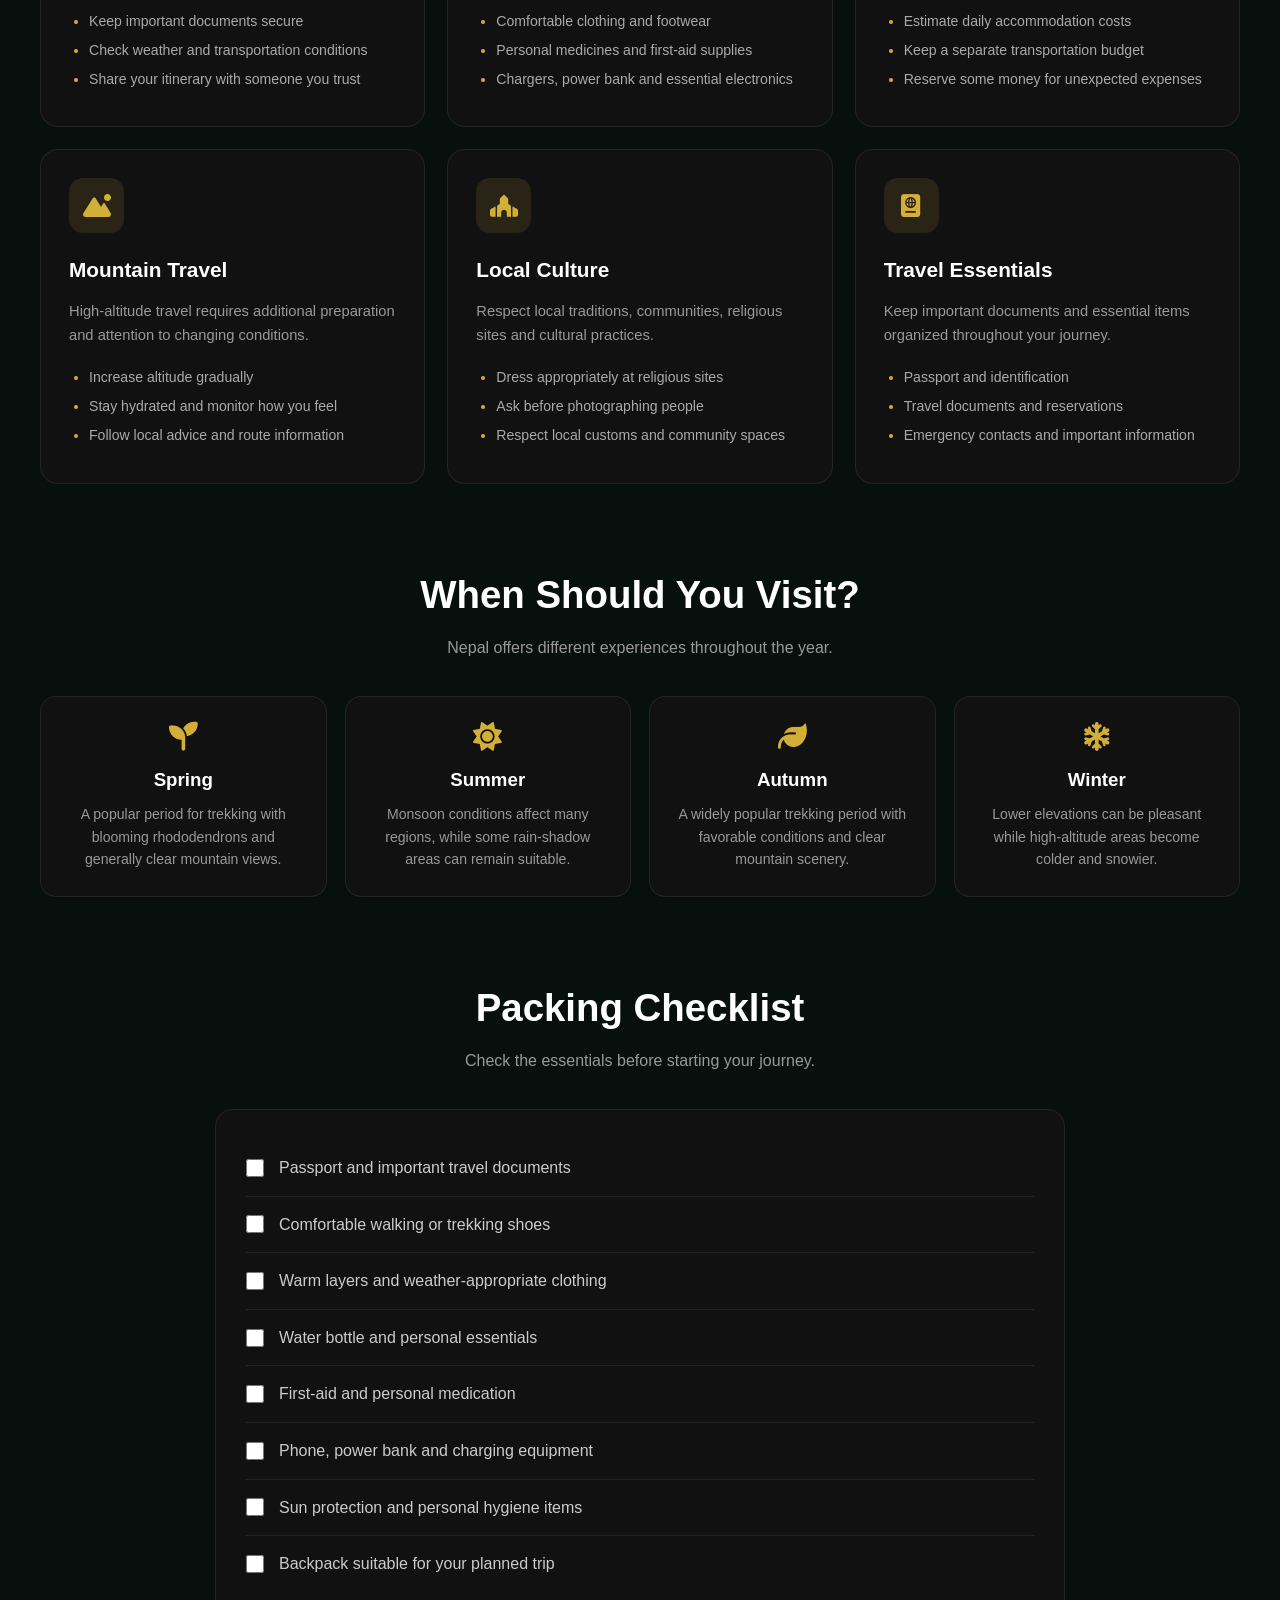
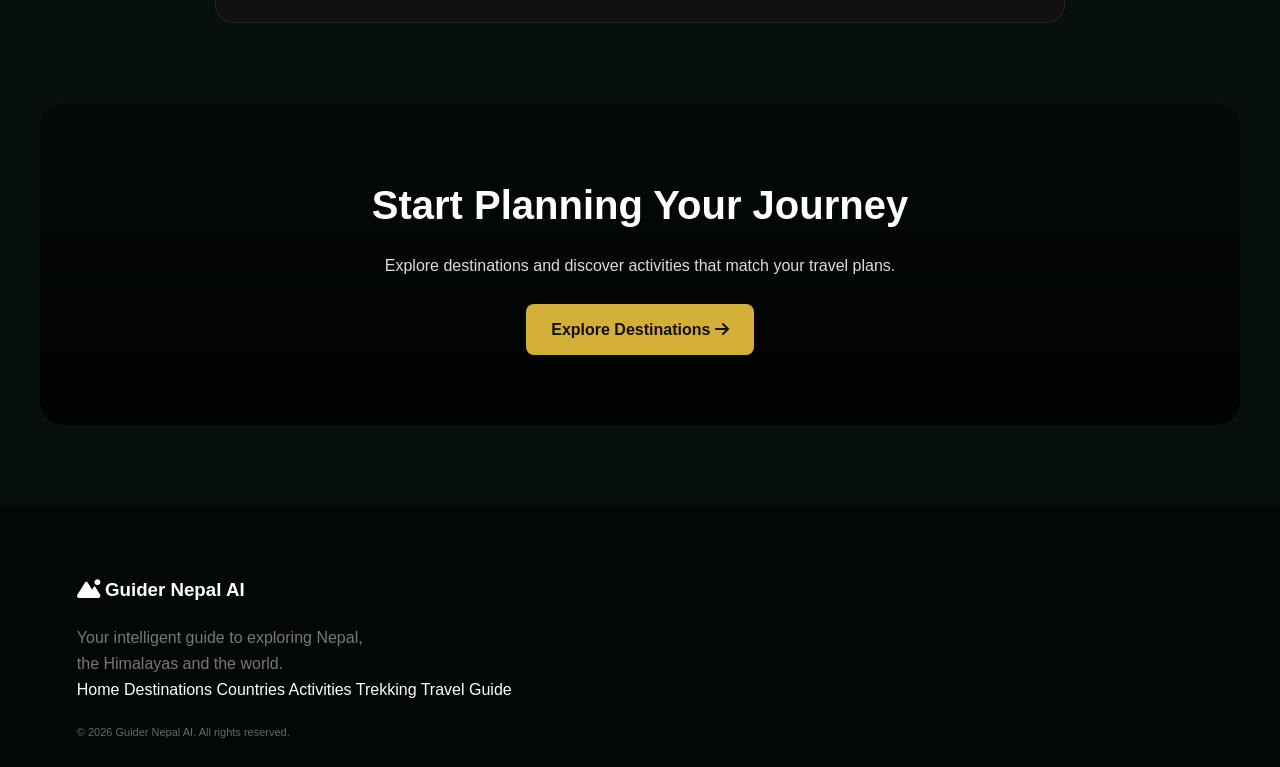
<file: frontend/travel-guide.html>
<!DOCTYPE html>
<html lang="en">
<head>
    <meta charset="UTF-8">
    <meta name="viewport" content="width=device-width, initial-scale=1.0">

    <title>Travel Guide | Guider Nepal AI</title>

    <link rel="stylesheet" href="css/style.css">
    <link rel="stylesheet" href="css/navbar.css">
    <link rel="stylesheet" href="css/responsive.css">

    <link
        rel="stylesheet"
        href="https://cdnjs.cloudflare.com/ajax/libs/font-awesome/6.5.2/css/all.min.css"
    >

    <style>
        .guide-hero {
            min-height: 65vh;
            display: flex;
            align-items: center;
            justify-content: center;
            text-align: center;
            padding: 120px 20px 80px;

            background:
                linear-gradient(
                    rgba(0, 0, 0, 0.48),
                    rgba(0, 0, 0, 0.78)
                ),
                url("https://images.unsplash.com/photo-1548013146-72479768bada?auto=format&fit=crop&w=1800&q=85")
                center/cover no-repeat;
        }

        .guide-hero-content {
            max-width: 850px;
        }

        .guide-tag {
            color: #d4af37;
            font-size: 0.9rem;
            font-weight: 700;
            letter-spacing: 3px;
            text-transform: uppercase;
        }

        .guide-hero h1 {
            font-size: clamp(3rem, 7vw, 5.5rem);
            line-height: 1;
            margin: 18px 0 25px;
        }

        .guide-hero h1 span {
            color: #d4af37;
        }

        .guide-hero p {
            max-width: 700px;
            margin: auto;
            color: #ddd;
            line-height: 1.8;
            font-size: 1.08rem;
        }

        .guide-section {
            padding: 80px 20px;
        }

        .guide-container {
            max-width: 1200px;
            margin: auto;
        }

        .guide-heading {
            text-align: center;
            margin-bottom: 40px;
        }

        .guide-heading h2 {
            font-size: 2.6rem;
            margin-bottom: 12px;
        }

        .guide-heading p {
            max-width: 700px;
            margin: auto;
            color: #999;
            line-height: 1.7;
        }

        .guide-search {
            max-width: 650px;
            margin: 30px auto 45px;
            position: relative;
        }

        .guide-search input {
            width: 100%;
            padding: 17px 55px 17px 20px;
            background: #111;
            border: 1px solid rgba(255,255,255,0.12);
            border-radius: 12px;
            color: white;
            outline: none;
            font-size: 1rem;
        }

        .guide-search input:focus {
            border-color: #d4af37;
        }

        .guide-search i {
            position: absolute;
            right: 20px;
            top: 50%;
            transform: translateY(-50%);
            color: #d4af37;
        }

        .guide-filters {
            display: flex;
            justify-content: center;
            flex-wrap: wrap;
            gap: 10px;
            margin-bottom: 45px;
        }

        .guide-filter {
            background: #111;
            color: #ccc;
            border: 1px solid rgba(255,255,255,0.12);
            border-radius: 30px;
            padding: 10px 18px;
            cursor: pointer;
            transition: 0.3s;
        }

        .guide-filter:hover,
        .guide-filter.active {
            background: #d4af37;
            color: #111;
            border-color: #d4af37;
        }

        .guide-grid {
            display: grid;
            grid-template-columns: repeat(3, 1fr);
            gap: 22px;
        }

        .guide-card {
            background: #111;
            border: 1px solid rgba(255,255,255,0.08);
            border-radius: 18px;
            padding: 28px;
            transition: 0.35s ease;
        }

        .guide-card:hover {
            transform: translateY(-7px);
            border-color: rgba(212,175,55,0.45);
            box-shadow: 0 15px 35px rgba(0,0,0,0.3);
        }

        .guide-icon {
            width: 55px;
            height: 55px;
            display: flex;
            align-items: center;
            justify-content: center;
            background: rgba(212,175,55,0.12);
            color: #d4af37;
            border-radius: 14px;
            font-size: 1.4rem;
            margin-bottom: 20px;
        }

        .guide-card h3 {
            font-size: 1.3rem;
            margin-bottom: 12px;
        }

        .guide-card p {
            color: #999;
            line-height: 1.65;
            font-size: 0.92rem;
        }

        .guide-card ul {
            margin-top: 18px;
            padding-left: 20px;
            color: #aaa;
        }

        .guide-card li {
            margin-bottom: 8px;
            line-height: 1.5;
            font-size: 0.88rem;
        }

        .guide-card li::marker {
            color: #d4af37;
        }

        .guide-section-title {
            text-align: center;
            margin: 80px 0 35px;
        }

        .guide-section-title h2 {
            font-size: 2.4rem;
            margin-bottom: 10px;
        }

        .guide-section-title p {
            color: #999;
        }

        .season-grid {
            display: grid;
            grid-template-columns: repeat(4, 1fr);
            gap: 18px;
        }

        .season-card {
            background: #111;
            border: 1px solid rgba(255,255,255,0.08);
            border-radius: 16px;
            padding: 25px;
            text-align: center;
        }

        .season-card i {
            color: #d4af37;
            font-size: 1.8rem;
            margin-bottom: 15px;
        }

        .season-card h3 {
            margin-bottom: 8px;
        }

        .season-card p {
            color: #999;
            font-size: 0.88rem;
            line-height: 1.6;
        }

        .checklist {
            max-width: 850px;
            margin: auto;
            background: #111;
            border: 1px solid rgba(255,255,255,0.08);
            border-radius: 18px;
            padding: 30px;
        }

        .check-item {
            display: flex;
            align-items: center;
            gap: 15px;
            padding: 15px 0;
            border-bottom: 1px solid rgba(255,255,255,0.07);
        }

        .check-item:last-child {
            border-bottom: none;
        }

        .check-item input {
            width: 18px;
            height: 18px;
            accent-color: #d4af37;
            cursor: pointer;
        }

        .check-item label {
            color: #ccc;
            cursor: pointer;
        }

        .guide-cta {
            margin-top: 80px;
            padding: 70px 30px;
            text-align: center;
            border-radius: 24px;

            background:
                linear-gradient(
                    rgba(0,0,0,0.45),
                    rgba(0,0,0,0.8)
                ),
                url("https://images.unsplash.com/photo-1544735716-392fe2489ffa?auto=format&fit=crop&w=1600&q=85")
                center/cover;
        }

        .guide-cta h2 {
            font-size: 2.5rem;
            margin-bottom: 15px;
        }

        .guide-cta p {
            color: #ddd;
            max-width: 650px;
            margin: 0 auto 25px;
            line-height: 1.7;
        }

        .guide-cta a {
            display: inline-block;
            background: #d4af37;
            color: #111;
            text-decoration: none;
            padding: 13px 25px;
            border-radius: 8px;
            font-weight: 700;
        }

        .guide-cta a:hover {
            transform: translateY(-2px);
        }

        .no-guides {
            display: none;
            text-align: center;
            padding: 50px;
            color: #999;
        }

        @media (max-width: 1000px) {
            .guide-grid {
                grid-template-columns: repeat(2, 1fr);
            }

            .season-grid {
                grid-template-columns: repeat(2, 1fr);
            }
        }

        @media (max-width: 650px) {
            .guide-section {
                padding: 60px 15px;
            }

            .guide-grid,
            .season-grid {
                grid-template-columns: 1fr;
            }

            .guide-cta {
                padding: 50px 20px;
            }

            .guide-cta h2 {
                font-size: 2rem;
            }
        }
    </style>
</head>

<body>

    <!-- NAVBAR -->

    <nav class="navbar">

        <div class="nav-container">

            <a href="index.html" class="logo">
                <i class="fa-solid fa-mountain-sun"></i>
                Guider Nepal <span>AI</span>
            </a>

            <div class="nav-links">

                <a href="index.html">Home</a>

                <a href="destinations.html">
                    Destinations
                </a>

                <a href="countries.html">
                    Countries
                </a>

                <a href="activities.html">
                    Activities
                </a>

                <a href="trekking.html">
                    Trekking
                </a>

                <a href="travel-guide.html" class="active">
                    Travel Guide
                </a>

                <a href="login.html">
                    Login
                </a>

                <a href="register.html" class="nav-button">
                    Get Started
                </a>

            </div>

            <button class="menu-button" id="menuButton">
                <i class="fa-solid fa-bars"></i>
            </button>

        </div>


        <div class="mobile-menu" id="mobileMenu">

            <a href="index.html">Home</a>

            <a href="destinations.html">
                Destinations
            </a>

            <a href="countries.html">
                Countries
            </a>

            <a href="activities.html">
                Activities
            </a>

            <a href="trekking.html">
                Trekking
            </a>

            <a href="travel-guide.html" class="active">
                Travel Guide
            </a>

            <a href="login.html">
                Login
            </a>

            <a href="register.html">
                Get Started
            </a>

        </div>

    </nav>


    <!-- HERO -->

    <section class="guide-hero">

        <div class="guide-hero-content">

            <span class="guide-tag">
                Plan • Prepare • Explore
            </span>

            <h1>
                Nepal <span>Travel Guide</span>
            </h1>

            <p>
                Everything you need to prepare for your journey through
                Nepal, from choosing the right season to planning your
                packing list and transportation.
            </p>

        </div>

    </section>


    <!-- GUIDE -->

    <section class="guide-section">

        <div class="guide-container">

            <div class="guide-heading">

                <h2>
                    Travel Information
                </h2>

                <p>
                    Explore practical information to help you prepare
                    for your Nepal adventure.
                </p>

            </div>


            <!-- SEARCH -->

            <div class="guide-search">

                <input
                    type="text"
                    id="guideSearch"
                    placeholder="Search travel information..."
                >

                <i class="fa-solid fa-magnifying-glass"></i>

            </div>


            <!-- FILTERS -->

            <div class="guide-filters">

                <button
                    class="guide-filter active"
                    data-category="all"
                >
                    All
                </button>

                <button
                    class="guide-filter"
                    data-category="Planning"
                >
                    Planning
                </button>

                <button
                    class="guide-filter"
                    data-category="Transport"
                >
                    Transport
                </button>

                <button
                    class="guide-filter"
                    data-category="Safety"
                >
                    Safety
                </button>

                <button
                    class="guide-filter"
                    data-category="Packing"
                >
                    Packing
                </button>

                <button
                    class="guide-filter"
                    data-category="Budget"
                >
                    Budget
                </button>

            </div>


            <!-- GUIDE CARDS -->

            <div
                class="guide-grid"
                id="guideGrid"
            ></div>


            <div
                class="no-guides"
                id="noGuides"
            >

                <i
                    class="fa-solid fa-book-open"
                    style="font-size:2.5rem;color:#d4af37;margin-bottom:15px;"
                ></i>

                <h3>
                    No guide information found
                </h3>

                <p>
                    Try another search or category.
                </p>

            </div>


            <!-- SEASONS -->

            <div class="guide-section-title">

                <h2>
                    When Should You Visit?
                </h2>

                <p>
                    Nepal offers different experiences throughout
                    the year.
                </p>

            </div>


            <div class="season-grid">

                <div class="season-card">

                    <i class="fa-solid fa-seedling"></i>

                    <h3>
                        Spring
                    </h3>

                    <p>
                        A popular period for trekking with blooming
                        rhododendrons and generally clear mountain views.
                    </p>

                </div>


                <div class="season-card">

                    <i class="fa-solid fa-sun"></i>

                    <h3>
                        Summer
                    </h3>

                    <p>
                        Monsoon conditions affect many regions,
                        while some rain-shadow areas can remain suitable.
                    </p>

                </div>


                <div class="season-card">

                    <i class="fa-solid fa-leaf"></i>

                    <h3>
                        Autumn
                    </h3>

                    <p>
                        A widely popular trekking period with favorable
                        conditions and clear mountain scenery.
                    </p>

                </div>


                <div class="season-card">

                    <i class="fa-solid fa-snowflake"></i>

                    <h3>
                        Winter
                    </h3>

                    <p>
                        Lower elevations can be pleasant while
                        high-altitude areas become colder and snowier.
                    </p>

                </div>

            </div>


            <!-- PACKING CHECKLIST -->

            <div class="guide-section-title">

                <h2>
                    Packing Checklist
                </h2>

                <p>
                    Check the essentials before starting your journey.
                </p>

            </div>


            <div class="checklist">

                <div class="check-item">

                    <input
                        type="checkbox"
                        id="item1"
                    >

                    <label for="item1">
                        Passport and important travel documents
                    </label>

                </div>


                <div class="check-item">

                    <input
                        type="checkbox"
                        id="item2"
                    >

                    <label for="item2">
                        Comfortable walking or trekking shoes
                    </label>

                </div>


                <div class="check-item">

                    <input
                        type="checkbox"
                        id="item3"
                    >

                    <label for="item3">
                        Warm layers and weather-appropriate clothing
                    </label>

                </div>


                <div class="check-item">

                    <input
                        type="checkbox"
                        id="item4"
                    >

                    <label for="item4">
                        Water bottle and personal essentials
                    </label>

                </div>


                <div class="check-item">

                    <input
                        type="checkbox"
                        id="item5"
                    >

                    <label for="item5">
                        First-aid and personal medication
                    </label>

                </div>


                <div class="check-item">

                    <input
                        type="checkbox"
                        id="item6"
                    >

                    <label for="item6">
                        Phone, power bank and charging equipment
                    </label>

                </div>


                <div class="check-item">

                    <input
                        type="checkbox"
                        id="item7"
                    >

                    <label for="item7">
                        Sun protection and personal hygiene items
                    </label>

                </div>


                <div class="check-item">

                    <input
                        type="checkbox"
                        id="item8"
                    >

                    <label for="item8">
                        Backpack suitable for your planned trip
                    </label>

                </div>

            </div>


            <!-- CTA -->

            <div class="guide-cta">

                <h2>
                    Start Planning Your Journey
                </h2>

                <p>
                    Explore destinations and discover activities
                    that match your travel plans.
                </p>

                <a href="destinations.html">
                    Explore Destinations
                    <i class="fa-solid fa-arrow-right"></i>
                </a>

            </div>

        </div>

    </section>


    <!-- FOOTER -->

    <footer class="footer">

        <div class="footer-container">

            <div class="footer-brand">

                <h3>
                    <i class="fa-solid fa-mountain-sun"></i>
                    Guider Nepal AI
                </h3>

                <p>
                    Your intelligent guide to exploring Nepal,
                    the Himalayas and the world.
                </p>

            </div>


            <div class="footer-links">

                <a href="index.html">Home</a>

                <a href="destinations.html">
                    Destinations
                </a>

                <a href="countries.html">
                    Countries
                </a>

                <a href="activities.html">
                    Activities
                </a>

                <a href="trekking.html">
                    Trekking
                </a>

                <a href="travel-guide.html">
                    Travel Guide
                </a>

            </div>

        </div>


        <div class="footer-bottom">

            <p>
                © 2026 Guider Nepal AI. All rights reserved.
            </p>

        </div>

    </footer>


    <script src="js/guide.js"></script>

</body>
</html>
</file>
<file: frontend/css/style.css>
/* ==========================================
   GLOBAL
========================================== */

* {
    margin: 0;
    padding: 0;
    box-sizing: border-box;
}

html {
    scroll-behavior: smooth;
}

body {
    font-family:
        Arial,
        Helvetica,
        sans-serif;

    background: #07100d;

    color: #ffffff;

    line-height: 1.6;

    overflow-x: hidden;
}

a {
    text-decoration: none;
    color: inherit;
}

button,
input {
    font-family: inherit;
}

button {
    cursor: pointer;
}

img {
    max-width: 100%;
    display: block;
}


/* ==========================================
   VARIABLES
========================================== */

:root {

    --bg: #07100d;

    --bg-light: #0b1712;

    --bg-card: #0e1d17;

    --gold: #d9a441;

    --gold-light: #efc15f;

    --white: #ffffff;

    --text: #dddddd;

    --muted: #929b96;

    --border:
        rgba(255, 255, 255, 0.08);

}


/* ==========================================
   SECTION
========================================== */

.section {
    padding: 110px 6%;
}

.section-header {

    max-width: 750px;

    margin: 0 auto 60px;

    text-align: center;
}

.section-label {

    display: inline-block;

    color: var(--gold);

    font-size: 11px;

    font-weight: bold;

    letter-spacing: 4px;

    margin-bottom: 14px;
}

.section-header h2 {

    font-size: clamp(35px, 4vw, 55px);

    line-height: 1.1;

    margin-bottom: 18px;
}

.section-header h2 span {

    color: var(--gold);
}

.section-header p {

    color: var(--muted);

    font-size: 16px;
}


/* ==========================================
   HERO
========================================== */

.hero {

    min-height: 100vh;

    position: relative;

    display: flex;

    align-items: center;

    justify-content: center;

    text-align: center;

    overflow: hidden;
}

.hero-background {

    position: absolute;

    inset: 0;

    background-image:
        url("https://images.unsplash.com/photo-1544735716-392fe2489ffa?auto=format&fit=crop&w=2200&q=90");

    background-size: cover;

    background-position: center;

    transform: scale(1.03);
}

.hero-overlay {

    position: absolute;

    inset: 0;

    background:
        linear-gradient(
            to bottom,
            rgba(3, 10, 8, 0.35),
            rgba(3, 10, 8, 0.55),
            #07100d
        );
}

.hero-content {

    position: relative;

    z-index: 2;

    width: 100%;

    max-width: 1000px;

    padding:
        150px
        20px
        100px;
}

.hero-badge {

    display: inline-block;

    padding:
        8px
        16px;

    border:

        1px solid
        rgba(217, 164, 65, 0.5);

    border-radius: 30px;

    color: var(--gold);

    background:
        rgba(0, 0, 0, 0.25);

    font-size: 11px;

    letter-spacing: 2px;

    margin-bottom: 25px;
}

.hero h1 {

    font-size:
        clamp(55px, 8vw, 105px);

    line-height: 0.98;

    letter-spacing: -4px;

    margin-bottom: 28px;
}

.hero h1 span {

    display: block;

    color: var(--gold);
}

.hero-description {

    max-width: 700px;

    margin: 0 auto 35px;

    color: #e2e2e2;

    font-size: 17px;
}


/* the main icon are made with the proper navigation on it  */


/* ==========================================
   SEARCH
========================================== */

.hero-search {

    width: 100%;

    max-width: 700px;

    margin: 0 auto;

    display: flex;

    align-items: center;

    padding: 6px;

    background: #ffffff;

    border-radius: 50px;

    box-shadow:
        0 15px 50px
        rgba(0, 0, 0, 0.35);
}

.search-icon {

    padding-left: 20px;

    color: #555;
}

.hero-search input {

    flex: 1;

    min-width: 0;

    border: none;

    outline: none;

    padding:
        16px
        15px;

    font-size: 15px;

    color: #222;
}

.hero-search button {

    border: none;

    background: var(--gold);

    color: #10100b;

    font-weight: bold;

    padding:
        14px
        27px;

    border-radius: 40px;

    transition: 0.3s;
}

.hero-search button:hover {

    background: var(--gold-light);

    transform: translateY(-1px);
}


/* ==========================================
   QUICK SEARCH
========================================== */

.quick-search {

    display: flex;

    align-items: center;

    justify-content: center;

    flex-wrap: wrap;

    gap: 10px;

    margin-top: 18px;

    color: #aaa;

    font-size: 13px;
}

.quick-search button {

    border: none;

    background: transparent;

    color: #ddd;

    border-bottom:
        1px solid
        rgba(255,255,255,0.3);

    padding-bottom: 2px;
}

.quick-search button:hover {

    color: var(--gold);

    border-color: var(--gold);
}


/* ==========================================
   HERO STATS
========================================== */

.hero-stats {

    position: absolute;

    bottom: 35px;

    left: 50%;

    transform: translateX(-50%);

    z-index: 5;

    width: min(900px, 90%);

    display: grid;

    grid-template-columns:
        repeat(4, 1fr);

    border:
        1px solid
        rgba(255,255,255,0.15);

    background:
        rgba(4, 12, 9, 0.45);

    backdrop-filter: blur(10px);

    border-radius: 12px;

    overflow: hidden;
}

.stat {

    padding: 17px;

    border-right:
        1px solid
        rgba(255,255,255,0.1);

    text-align: center;
}

.stat:last-child {

    border-right: none;
}

.stat strong {

    display: block;

    color: var(--gold);

    font-size: 23px;
}

.stat span {

    color: #aaa;

    font-size: 11px;
}


/* ==========================================
   EXPLORE NEPAL
========================================== */

.explore-nepal {

    background:
        radial-gradient(
            circle at 80% 20%,
            rgba(25, 55, 43, 0.5),
            transparent 35%
        ),
        var(--bg);
}

.nepal-grid {

    max-width: 1400px;

    margin: auto;

    display: grid;

    grid-template-columns:
        1.4fr
        1fr
        1fr;

    grid-template-rows:
        300px
        300px;

    gap: 18px;
}

.large-destination-card {

    grid-row:
        span 2;

    position: relative;

    overflow: hidden;

    border-radius: 15px;

    background-size: cover;

    background-position: center;

    transition: 0.5s;
}

.destination-card {

    position: relative;

    overflow: hidden;

    border-radius: 15px;

    background-size: cover;

    background-position: center;

    transition: 0.5s;
}

.large-destination-card:hover,
.destination-card:hover {

    transform:
        translateY(-6px);
}

.kathmandu {

    background-image:
        url("https://images.unsplash.com/photo-1605649487212-47bdab064df7?auto=format&fit=crop&w=1200&q=85");
}

.pokhara {

    background-image:
        url("https://images.unsplash.com/photo-1605649487212-47bdab064df7?auto=format&fit=crop&w=900&q=85");
}

.everest {

    background-image:
        url("https://images.unsplash.com/photo-1544735716-392fe2489ffa?auto=format&fit=crop&w=900&q=85");
}

.mustang {

    background-image:
        url("https://images.unsplash.com/photo-1548013146-72479768bada?auto=format&fit=crop&w=900&q=85");
}

.chitwan {

    background-image:
        url("https://images.unsplash.com/photo-1549366021-9f761d450615?auto=format&fit=crop&w=900&q=85");
}

.destination-overlay {

    position: absolute;

    inset: 0;

    background:
        linear-gradient(
            to top,
            rgba(0,0,0,0.9),
            rgba(0,0,0,0.05)
        );
}

.destination-info {

    position: absolute;

    left: 25px;

    bottom: 25px;

    z-index: 2;
}

.destination-info span {

    color: var(--gold);

    font-size: 10px;

    letter-spacing: 3px;

    font-weight: bold;
}

.destination-info h3 {

    font-size: 27px;

    margin: 5px 0;
}

.destination-info p {

    color: #ccc;

    max-width: 400px;

    font-size: 13px;

    margin-bottom: 10px;
}

.destination-info a {

    color: var(--gold);

    font-size: 13px;

    font-weight: bold;
}


/* ==========================================
   ADVENTURE BANNER
========================================== */

.adventure-banner {

    min-height: 600px;

    position: relative;

    display: flex;

    align-items: center;

    padding: 80px 10%;

    background-image:
        url("https://images.unsplash.com/photo-1526392060635-9d6019884377?auto=format&fit=crop&w=2000&q=90");

    background-size: cover;

    background-position: center;
}

.adventure-overlay {

    position: absolute;

    inset: 0;

    background:
        linear-gradient(
            90deg,
            rgba(3,12,9,0.9),
            rgba(3,12,9,0.4),
            rgba(3,12,9,0.2)
        );
}

.adventure-content {

    position: relative;

    z-index: 2;

    max-width: 650px;
}

.adventure-content h2 {

    font-size:
        clamp(45px, 6vw, 75px);

    line-height: 1;

    margin-bottom: 25px;
}

.adventure-content h2 span {

    color: var(--gold);
}

.adventure-content p {

    color: #ddd;

    max-width: 550px;

    margin-bottom: 30px;
}

.gold-button {

    display: inline-block;

    padding:
        13px
        25px;

    background: var(--gold);

    color: #10100b;

    border-radius: 30px;

    font-weight: bold;

    transition: 0.3s;
}

.gold-button:hover {

    background: var(--gold-light);

    transform: translateY(-3px);
}


/* ==========================================
   ACTIVITIES
========================================== */

.activities-section {

    background: #09130f;
}

.activities-grid {

    max-width: 1250px;

    margin: auto;

    display: grid;

    grid-template-columns:
        repeat(3, 1fr);

    gap: 18px;
}

.activity-card {

    padding: 35px;

    background:
        linear-gradient(
            145deg,
            #102119,
            #0b1712
        );

    border:
        1px solid
        var(--border);

    border-radius: 13px;

    transition: 0.3s;
}

.activity-card:hover {

    transform:
        translateY(-7px);

    border-color:
        rgba(217,164,65,0.6);
}

.activity-icon {

    font-size: 35px;

    margin-bottom: 20px;
}

.activity-card h3 {

    font-size: 21px;

    margin-bottom: 8px;
}

.activity-card p {

    color: var(--muted);

    font-size: 14px;

    margin-bottom: 18px;
}

.activity-card a {

    color: var(--gold);

    font-size: 13px;

    font-weight: bold;
}


/* ==========================================
   WORLD SECTION
========================================== */

.world-section {

    min-height: 550px;

    padding:
        100px 8%;

    display: grid;

    grid-template-columns:
        1fr 1fr;

    gap: 80px;

    align-items: center;

    background:
        linear-gradient(
            120deg,
            #0d2119,
            #07100d
        );
}

.world-content {

    max-width: 650px;
}

.world-content h2 {

    font-size:
        clamp(40px, 5vw, 65px);

    line-height: 1.05;

    margin-bottom: 22px;
}

.world-content h2 span {

    color: var(--gold);
}

.world-content p {

    color: var(--muted);

    margin-bottom: 30px;

    max-width: 550px;
}

.world-regions {

    display: grid;

    gap: 10px;
}

.region {

    display: flex;

    justify-content: space-between;

    align-items: center;

    padding:
        20px 25px;

    border-bottom:
        1px solid
        rgba(255,255,255,0.1);

    transition: 0.3s;
}

.region:hover {

    padding-left: 35px;

    border-color: var(--gold);
}

.region span {

    color: var(--gold);

    font-size: 12px;
}

.region strong {

    font-size: 25px;
}


/* ==========================================
   GUIDE
========================================== */

.guide-section {

    background: var(--bg);
}

.guide-grid {

    max-width: 1200px;

    margin: auto;

    display: grid;

    grid-template-columns:
        repeat(4, 1fr);

    gap: 18px;
}

.guide-card {

    padding: 30px;

    background: #0d1b15;

    border:
        1px solid
        var(--border);

    border-radius: 12px;

    transition: 0.3s;
}

.guide-card:hover {

    transform:
        translateY(-6px);

    border-color:
        rgba(217,164,65,0.5);
}

.guide-card > span {

    color: var(--gold);

    font-size: 12px;

    letter-spacing: 2px;
}

.guide-card h3 {

    margin:
        15px 0 10px;

    font-size: 20px;
}

.guide-card p {

    color: var(--muted);

    font-size: 13px;

    margin-bottom: 20px;
}

.guide-card strong {

    color: var(--gold);

    font-size: 12px;
}


/* ==========================================
   CTA
========================================== */

.cta-section {

    padding:
        120px 20px;

    text-align: center;

    background:
        radial-gradient(
            circle,
            #1b3529,
            #07100d 65%
        );
}

.cta-content {

    max-width: 700px;

    margin: auto;
}

.cta-content h2 {

    font-size:
        clamp(45px, 6vw, 70px);

    line-height: 1;

    margin-bottom: 20px;
}

.cta-content h2 span {

    color: var(--gold);
}

.cta-content p {

    color: var(--muted);

    margin-bottom: 30px;
}


/* ==========================================
   FOOTER
========================================== */

.footer {

    background: #030806;

    padding:
        70px 6% 25px;
}

.footer-main {

    display: grid;

    grid-template-columns:
        2fr
        1fr
        1fr
        1fr;

    gap: 50px;

    padding-bottom: 50px;

    border-bottom:
        1px solid
        rgba(255,255,255,0.08);
}

.footer-brand p {

    max-width: 300px;

    color: #777;

    margin-top: 20px;
}

.footer-column {

    display: flex;

    flex-direction: column;

    gap: 10px;
}

.footer-column h3 {

    color: white;

    margin-bottom: 8px;
}

.footer-column a {

    color: #777;

    font-size: 13px;

    transition: 0.3s;
}

.footer-column a:hover {

    color: var(--gold);
}

.footer-bottom {

    display: flex;

    justify-content: space-between;

    gap: 20px;

    padding-top: 22px;

    color: #666;

    font-size: 11px;
}

/* ==========================================
   AI TRIP PLANNER
========================================== */

.ai-planner-section {
    position: relative;
    padding: 120px 6%;
    overflow: hidden;
}

.ai-planner-heading {
    max-width: 750px;
    margin: 0 auto 55px;
    text-align: center;
}

.ai-planner-heading span {
    display: inline-block;
    color: #D4AF37;
    font-size: 13px;
    font-weight: 700;
    letter-spacing: 2px;
    margin-bottom: 15px;
}

.ai-planner-heading h2 {
    margin-bottom: 18px;
}

.ai-planner-heading h2 em {
    color: #D4AF37;
    font-style: normal;
}

.ai-planner-heading p {
    color: #A8AFBA;
    line-height: 1.8;
}


/* Main card */

.ai-planner-card {
    position: relative;
    max-width: 1200px;
    min-height: 620px;
    margin: auto;

    display: grid;
    grid-template-columns: 1.15fr 0.85fr;

    background:
        linear-gradient(
            135deg,
            rgba(212, 175, 55, 0.08),
            rgba(17, 21, 28, 0.95)
        );

    border: 1px solid rgba(212, 175, 55, 0.18);
    border-radius: 28px;
    overflow: hidden;

    box-shadow:
        0 30px 80px rgba(0, 0, 0, 0.35);
}


/* Left */

.planner-content {
    padding: 55px;
    position: relative;
    z-index: 2;
}

.planner-badge {
    display: inline-flex;
    align-items: center;
    gap: 9px;

    padding: 9px 15px;

    border: 1px solid rgba(212, 175, 55, 0.3);
    border-radius: 30px;

    color: #D4AF37;

    font-size: 11px;
    font-weight: 700;
    letter-spacing: 1.5px;

    background: rgba(212, 175, 55, 0.06);

    margin-bottom: 25px;
}

.planner-badge span {
    font-size: 14px;
}

.planner-content h3 {
    font-family: "Playfair Display", serif;
    font-size: clamp(35px, 4vw, 52px);
    line-height: 1.1;

    margin-bottom: 18px;
}

.planner-content > p {
    color: #A8AFBA;
    line-height: 1.8;
    max-width: 620px;
    margin-bottom: 35px;
}


/* Form */

.planner-form {
    display: grid;
    grid-template-columns: 1fr 1fr;
    gap: 22px;
}

.planner-field {
    display: flex;
    flex-direction: column;
    gap: 9px;
}

.planner-field label {
    color: #D9DCE1;
    font-size: 13px;
    font-weight: 600;
}

.planner-input {
    height: 52px;

    display: flex;
    align-items: center;
    gap: 10px;

    padding: 0 15px;

    background: rgba(7, 9, 14, 0.8);

    border: 1px solid rgba(255, 255, 255, 0.08);
    border-radius: 10px;

    transition: 0.3s ease;
}

.planner-input:focus-within {
    border-color: rgba(212, 175, 55, 0.6);
    box-shadow: 0 0 0 3px rgba(212, 175, 55, 0.06);
}

.planner-input span {
    font-size: 17px;
}

.planner-input select {
    width: 100%;
    height: 100%;

    border: none;
    outline: none;

    background: transparent;

    color: #F5F5F5;

    font-family: inherit;
    font-size: 13px;

    cursor: pointer;
}

.planner-input select option {
    background: #11151C;
    color: white;
}


/* Travel styles */

.planner-style-field {
    grid-column: 1 / -1;
}

.travel-style-options {
    display: flex;
    flex-wrap: wrap;
    gap: 9px;
}

.style-option {
    padding: 10px 15px;

    border: 1px solid rgba(255, 255, 255, 0.08);
    border-radius: 30px;

    background: rgba(7, 9, 14, 0.65);

    color: #A8AFBA;

    font-family: inherit;
    font-size: 12px;
    font-weight: 600;

    cursor: pointer;

    transition: all 0.3s ease;
}

.style-option:hover,
.style-option.active {
    background: rgba(212, 175, 55, 0.12);
    border-color: #D4AF37;
    color: #F5D76E;
    transform: translateY(-2px);
}


/* Button */

.ai-plan-button {
    margin-top: 32px;

    display: inline-flex;
    align-items: center;
    gap: 13px;

    padding: 15px 24px;

    border: none;
    border-radius: 10px;

    background: linear-gradient(
        135deg,
        #D4AF37,
        #F5D76E
    );

    color: #080A0F;

    font-family: inherit;
    font-size: 13px;
    font-weight: 800;

    cursor: pointer;

    transition: all 0.3s ease;

    box-shadow:
        0 10px 30px rgba(212, 175, 55, 0.15);
}

.ai-plan-button:hover {
    transform: translateY(-3px);

    box-shadow:
        0 15px 35px rgba(212, 175, 55, 0.25);
}

.button-arrow {
    font-size: 18px;
}


/* Right image */

.planner-visual {
    position: relative;
    min-height: 620px;
    overflow: hidden;
}

.planner-visual img {
    width: 100%;
    height: 100%;

    object-fit: cover;

    transition: transform 1s ease;
}

.ai-planner-card:hover .planner-visual img {
    transform: scale(1.05);
}

.planner-visual-overlay {
    position: absolute;
    inset: 0;

    background:
        linear-gradient(
            90deg,
            #11151C 0%,
            rgba(17, 21, 28, 0.15) 45%,
            rgba(7, 9, 14, 0.2) 100%
        );
}

.planner-glow {
    position: absolute;

    width: 250px;
    height: 250px;

    right: -100px;
    top: -100px;

    background: rgba(212, 175, 55, 0.18);

    filter: blur(80px);

    z-index: 1;
}

.planner-visual-text {
    position: absolute;

    left: 40px;
    bottom: 40px;

    z-index: 3;
}

.planner-visual-text span {
    color: #F5D76E;

    font-size: 10px;
    font-weight: 700;

    letter-spacing: 2px;
}

.planner-visual-text h4 {
    margin: 8px 0;

    font-family: "Playfair Display", serif;

    font-size: 36px;
}

.planner-visual-text p {
    color: #E2E4E7;
    font-size: 12px;
}


/* ==========================================
   AI PLANNER RESPONSIVE
========================================== */

@media (max-width: 950px) {

    .ai-planner-card {
        grid-template-columns: 1fr;
    }

    .planner-visual {
        min-height: 400px;
    }

    .planner-visual-overlay {
        background:
            linear-gradient(
                0deg,
                rgba(7, 9, 14, 0.85),
                transparent
            );
    }
}


@media (max-width: 650px) {

    .ai-planner-section {
        padding: 80px 5%;
    }

    .planner-content {
        padding: 30px 24px;
    }

    .planner-form {
        grid-template-columns: 1fr;
    }

    .planner-style-field {
        grid-column: auto;
    }

    .planner-visual {
        min-height: 330px;
    }

    .planner-visual-text {
        left: 25px;
        bottom: 25px;
    }

    .planner-visual-text h4 {
        font-size: 28px;
    }

    .ai-plan-button {
        width: 100%;
        justify-content: center;
    }
}


/* ==========================================
   EXPLORE NEPAL BY REGION
========================================== */

.regions-section {
    padding: 120px 6%;
    position: relative;
}

.regions-section .section-heading {
    max-width: 720px;
    margin: 0 auto 55px;
    text-align: center;
}

.regions-section .section-heading > span {
    display: inline-block;
    color: #D4AF37;
    font-size: 12px;
    font-weight: 700;
    letter-spacing: 2px;
    margin-bottom: 15px;
}

.regions-section .section-heading h2 {
    margin-bottom: 18px;
}

.regions-section .section-heading h2 em {
    color: #D4AF37;
    font-style: normal;
}

.regions-section .section-heading p {
    color: #A8AFBA;
    line-height: 1.8;
}


/* GRID */

.regions-grid {
    max-width: 1250px;
    margin: auto;

    display: grid;
    grid-template-columns: repeat(2, 1fr);

    gap: 20px;
}


/* CARD */

.region-card {
    position: relative;

    min-height: 430px;

    display: flex;
    align-items: flex-end;

    overflow: hidden;

    border-radius: 22px;

    text-decoration: none;

    border: 1px solid rgba(255, 255, 255, 0.07);

    background: #11151C;

    transition: transform 0.4s ease,
                border-color 0.4s ease;
}

.region-card:hover {
    transform: translateY(-7px);

    border-color:
        rgba(212, 175, 55, 0.35);
}


/* IMAGE */

.region-image {
    position: absolute;
    inset: 0;
    overflow: hidden;
}

.region-image img {
    width: 100%;
    height: 100%;

    object-fit: cover;

    transition:
        transform 0.8s ease;
}

.region-card:hover .region-image img {
    transform: scale(1.08);
}


/* OVERLAY */

.region-overlay {
    position: absolute;
    inset: 0;

    background:
        linear-gradient(
            180deg,
            rgba(7, 9, 14, 0.05) 15%,
            rgba(7, 9, 14, 0.3) 40%,
            rgba(7, 9, 14, 0.96) 100%
        );

    z-index: 1;
}


/* CONTENT */

.region-content {
    position: relative;

    z-index: 2;

    width: 100%;

    padding: 35px;
}

.region-number {
    display: block;

    margin-bottom: 10px;

    color: #D4AF37;

    font-size: 11px;
    font-weight: 700;

    letter-spacing: 2px;
}

.region-content h3 {
    margin-bottom: 10px;

    color: white;

    font-family:
        "Playfair Display",
        serif;

    font-size: 32px;
}

.region-content p {
    max-width: 430px;

    margin-bottom: 20px;

    color: #C0C5CC;

    font-size: 13px;

    line-height: 1.7;
}

.region-link {
    display: inline-block;

    color: #F5D76E;

    font-size: 12px;

    font-weight: 700;

    letter-spacing: 0.5px;

    transition: transform 0.3s ease;
}

.region-card:hover .region-link {
    transform: translateX(5px);
}


/* LARGE CARD */

.region-himalaya {
    min-height: 500px;
}

.region-himalaya .region-content h3 {
    font-size: 40px;
}


/* RESPONSIVE */

@media (max-width: 750px) {

    .regions-section {
        padding: 80px 5%;
    }

    .regions-grid {
        grid-template-columns: 1fr;
    }

    .region-card,
    .region-himalaya {
        min-height: 390px;
    }

    .region-content {
        padding: 28px;
    }

    .region-content h3,
    .region-himalaya .region-content h3 {
        font-size: 30px;
    }
}


@media (max-width: 480px) {

    .region-card,
    .region-himalaya {
        min-height: 350px;
    }

    .region-content {
        padding: 23px;
    }

    .region-content h3,
    .region-himalaya .region-content h3 {
        font-size: 27px;
    }

    .region-content p {
        font-size: 12px;
    }
}
/* ==========================================
   TOP TREKKING ROUTES
========================================== */

.trekking-section {
    padding: 120px 6%;
    position: relative;
}

.trekking-heading {
    max-width: 720px;
    margin: 0 auto 55px;
    text-align: center;
}

.trekking-heading > span {
    display: inline-block;
    color: #D4AF37;
    font-size: 12px;
    font-weight: 700;
    letter-spacing: 2px;
    margin-bottom: 15px;
}

.trekking-heading h2 {
    margin-bottom: 18px;
}

.trekking-heading h2 em {
    color: #D4AF37;
    font-style: normal;
}

.trekking-heading p {
    color: #A8AFBA;
    line-height: 1.8;
}


/* GRID */

.trekking-grid {
    max-width: 1250px;
    margin: auto;

    display: grid;
    grid-template-columns: repeat(2, 1fr);

    gap: 24px;
}


/* CARD */

.trek-card {
    overflow: hidden;

    background: #11151C;

    border: 1px solid rgba(255, 255, 255, 0.07);

    border-radius: 20px;

    transition:
        transform 0.4s ease,
        border-color 0.4s ease,
        box-shadow 0.4s ease;
}

.trek-card:hover {
    transform: translateY(-7px);

    border-color:
        rgba(212, 175, 55, 0.3);

    box-shadow:
        0 20px 50px rgba(0, 0, 0, 0.3);
}


/* IMAGE */

.trek-image {
    height: 280px;
    position: relative;
    overflow: hidden;
}

.trek-image img {
    width: 100%;
    height: 100%;

    object-fit: cover;

    transition: transform 0.8s ease;
}

.trek-card:hover .trek-image img {
    transform: scale(1.07);
}

.trek-overlay {
    position: absolute;
    inset: 0;

    background:
        linear-gradient(
            180deg,
            rgba(7, 9, 14, 0.05),
            rgba(7, 9, 14, 0.65)
        );
}


/* BADGES */

.trek-badge {
    position: absolute;
    left: 20px;
    top: 20px;

    padding: 7px 11px;

    border-radius: 20px;

    background: #D4AF37;

    color: #080A0F;

    font-size: 9px;
    font-weight: 800;

    letter-spacing: 1px;
}

.trek-difficulty {
    position: absolute;
    right: 20px;
    top: 20px;

    padding: 7px 12px;

    border-radius: 20px;

    background: rgba(7, 9, 14, 0.75);

    backdrop-filter: blur(8px);

    font-size: 10px;
    font-weight: 700;
}

.trek-difficulty.extreme {
    color: #ff8b8b;
}

.trek-difficulty.hard {
    color: #ffb86b;
}

.trek-difficulty.moderate {
    color: #F5D76E;
}


/* CONTENT */

.trek-content {
    padding: 28px;
}

.trek-location {
    margin-bottom: 10px;

    color: #D4AF37;

    font-size: 11px;
    font-weight: 600;

    letter-spacing: 0.4px;
}

.trek-content h3 {
    margin-bottom: 12px;

    color: #FFFFFF;

    font-family:
        "Playfair Display",
        serif;

    font-size: 27px;
}

.trek-content p {
    min-height: 62px;

    margin-bottom: 22px;

    color: #A8AFBA;

    font-size: 12px;

    line-height: 1.7;
}


/* META */

.trek-meta {
    display: flex;

    gap: 40px;

    padding: 18px 0;

    border-top:
        1px solid rgba(255, 255, 255, 0.07);

    border-bottom:
        1px solid rgba(255, 255, 255, 0.07);
}

.trek-meta div {
    display: flex;
    flex-direction: column;
    gap: 5px;
}

.trek-meta span {
    color: #707783;

    font-size: 10px;

    text-transform: uppercase;

    letter-spacing: 1px;
}

.trek-meta strong {
    color: #E6E8EB;

    font-size: 12px;
}


/* LINK */

.trek-link {
    display: inline-flex;

    align-items: center;

    gap: 9px;

    margin-top: 20px;

    color: #F5D76E;

    font-size: 12px;
    font-weight: 700;

    text-decoration: none;

    transition: gap 0.3s ease;
}

.trek-link:hover {
    gap: 14px;
}

.trek-link span {
    font-size: 17px;
}


/* CTA */

.trekking-cta {
    margin-top: 50px;

    text-align: center;
}

.secondary-button {
    display: inline-flex;

    align-items: center;

    gap: 12px;

    padding: 14px 23px;

    border: 1px solid rgba(212, 175, 55, 0.4);

    border-radius: 9px;

    color: #F5D76E;

    text-decoration: none;

    font-size: 12px;
    font-weight: 700;

    transition: all 0.3s ease;
}

.secondary-button:hover {
    background: rgba(212, 175, 55, 0.1);

    border-color: #D4AF37;

    transform: translateY(-2px);
}


/* ==========================================
   TREKKING RESPONSIVE
========================================== */

@media (max-width: 800px) {

    .trekking-section {
        padding: 80px 5%;
    }

    .trekking-grid {
        grid-template-columns: 1fr;
    }

    .trek-image {
        height: 300px;
    }
}


@media (max-width: 480px) {

    .trek-content {
        padding: 23px;
    }

    .trek-image {
        height: 240px;
    }

    .trek-content h3 {
        font-size: 24px;
    }

    .trek-meta {
        gap: 25px;
    }

    .trek-content p {
        min-height: auto;
    }
}

/* ==========================================
   BEST TIME TO VISIT NEPAL
========================================== */

.seasons-section {
    padding: 120px 6%;
    position: relative;
}

.seasons-heading {
    max-width: 720px;
    margin: 0 auto 50px;
    text-align: center;
}

.seasons-heading > span {
    display: inline-block;

    color: #D4AF37;

    font-size: 12px;
    font-weight: 700;

    letter-spacing: 2px;

    margin-bottom: 15px;
}

.seasons-heading h2 {
    margin-bottom: 18px;
}

.seasons-heading h2 em {
    color: #D4AF37;
    font-style: normal;
}

.seasons-heading p {
    color: #A8AFBA;
    line-height: 1.8;
}


/* ==========================================
   SEASON CONTAINER
========================================== */

.seasons-container {
    max-width: 1250px;
    margin: auto;
}


/* ==========================================
   SEASON TABS
========================================== */

.season-tabs {
    display: grid;

    grid-template-columns:
        repeat(4, 1fr);

    gap: 12px;

    margin-bottom: 18px;
}

.season-tab {
    position: relative;

    display: flex;
    flex-direction: column;

    align-items: center;
    justify-content: center;

    gap: 5px;

    min-height: 105px;

    padding: 18px;

    border: 1px solid
        rgba(255, 255, 255, 0.07);

    border-radius: 14px;

    background: #11151C;

    color: #A8AFBA;

    font-family: inherit;

    cursor: pointer;

    transition:
        all 0.3s ease;
}

.season-tab span {
    font-size: 23px;
}

.season-tab strong {
    color: #D9DCE1;

    font-size: 13px;
}

.season-tab small {
    color: #707783;

    font-size: 10px;
}

.season-tab:hover {
    border-color:
        rgba(212, 175, 55, 0.3);

    transform: translateY(-2px);
}

.season-tab.active {
    border-color: #D4AF37;

    background:
        rgba(212, 175, 55, 0.08);

    box-shadow:
        0 10px 30px
        rgba(0, 0, 0, 0.15);
}

.season-tab.active strong {
    color: #F5D76E;
}


/* ==========================================
   SEASON PANEL
========================================== */

.season-content {
    position: relative;
}

.season-panel {
    display: none;

    grid-template-columns:
        1fr 0.95fr;

    min-height: 510px;

    overflow: hidden;

    background: #11151C;

    border:
        1px solid
        rgba(255, 255, 255, 0.07);

    border-radius: 22px;

    animation:
        seasonFade 0.45s ease;
}

.season-panel.active {
    display: grid;
}

@keyframes seasonFade {

    from {
        opacity: 0;
        transform: translateY(8px);
    }

    to {
        opacity: 1;
        transform: translateY(0);
    }

}


/* ==========================================
   SEASON INFO
========================================== */

.season-info {
    padding: 55px;

    display: flex;
    flex-direction: column;

    justify-content: center;
}

.season-label {
    color: #D4AF37;

    font-size: 10px;
    font-weight: 700;

    letter-spacing: 2px;

    margin-bottom: 15px;
}

.season-info h3 {
    color: #FFFFFF;

    font-family:
        "Playfair Display",
        serif;

    font-size: 44px;

    margin-bottom: 18px;
}

.season-info > p {
    max-width: 540px;

    color: #A8AFBA;

    font-size: 13px;

    line-height: 1.8;

    margin-bottom: 30px;
}


/* ==========================================
   HIGHLIGHTS
========================================== */

.season-highlights {
    display: grid;

    grid-template-columns:
        repeat(3, 1fr);

    gap: 10px;

    margin-bottom: 30px;
}

.season-highlights div {
    display: flex;

    flex-direction: column;

    gap: 5px;

    padding: 15px 12px;

    background:
        rgba(7, 9, 14, 0.55);

    border:
        1px solid
        rgba(255, 255, 255, 0.05);

    border-radius: 10px;
}

.season-highlights span {
    font-size: 18px;

    margin-bottom: 2px;
}

.season-highlights strong {
    color: #D9DCE1;

    font-size: 10px;

    text-transform: uppercase;

    letter-spacing: 0.5px;
}

.season-highlights small {
    color: #707783;

    font-size: 10px;

    line-height: 1.4;
}


/* ==========================================
   BUTTON
========================================== */

.season-button {
    width: fit-content;

    display: inline-flex;

    align-items: center;

    gap: 10px;

    padding: 13px 20px;

    border:
        1px solid
        rgba(212, 175, 55, 0.4);

    border-radius: 8px;

    color: #F5D76E;

    text-decoration: none;

    font-size: 11px;
    font-weight: 700;

    transition:
        all 0.3s ease;
}

.season-button:hover {
    background:
        rgba(212, 175, 55, 0.1);

    border-color: #D4AF37;

    gap: 14px;
}


/* ==========================================
   SEASON IMAGE
========================================== */

.season-image {
    position: relative;

    min-height: 510px;

    overflow: hidden;
}

.season-image img {
    width: 100%;
    height: 100%;

    object-fit: cover;

    transition:
        transform 0.8s ease;
}

.season-panel:hover
.season-image img {
    transform: scale(1.04);
}

.season-image-overlay {
    position: absolute;

    inset: 0;

    background:
        linear-gradient(
            90deg,
            #11151C 0%,
            rgba(17, 21, 28, 0.1) 35%,
            rgba(7, 9, 14, 0.1) 100%
        );
}

.season-image-caption {
    position: absolute;

    left: 30px;
    bottom: 30px;

    display: flex;

    align-items: center;

    gap: 12px;
}

.season-image-caption span {
    color: #F5D76E;

    font-size: 11px;
    font-weight: 700;
}

.season-image-caption strong {
    color: white;

    font-family:
        "Playfair Display",
        serif;

    font-size: 18px;
}


/* ==========================================
   RESPONSIVE
========================================== */

@media (max-width: 850px) {

    .seasons-section {
        padding: 80px 5%;
    }

    .season-tabs {
        grid-template-columns:
            repeat(2, 1fr);
    }

    .season-panel.active {
        grid-template-columns: 1fr;
    }

    .season-image {
        min-height: 360px;
        order: -1;
    }

    .season-image-overlay {
        background:
            linear-gradient(
                0deg,
                rgba(7, 9, 14, 0.7),
                transparent
            );
    }

    .season-info {
        padding: 35px;
    }

    .season-info h3 {
        font-size: 38px;
    }

}


@media (max-width: 520px) {

    .season-tabs {
        grid-template-columns: 1fr 1fr;
        gap: 8px;
    }

    .season-tab {
        min-height: 90px;
        padding: 12px;
    }

    .season-tab span {
        font-size: 19px;
    }

    .season-tab strong {
        font-size: 11px;
    }

    .season-info {
        padding: 27px 22px;
    }

    .season-info h3 {
        font-size: 32px;
    }

    .season-highlights {
        grid-template-columns: 1fr;
    }

    .season-image {
        min-height: 280px;
    }

}

 /* ==========================================
    TRAVEL STORIES & GUIDES
 ========================================== */

.stories-section {
    padding: 120px 6%;
    position: relative;
}

.stories-heading {
    max-width: 720px;
    margin: 0 auto 55px;
    text-align: center;
}

.stories-heading > span {
    display: inline-block;

    color: #D4AF37;

    font-size: 12px;
    font-weight: 700;

    letter-spacing: 2px;

    margin-bottom: 15px;
}

.stories-heading h2 {
    margin-bottom: 18px;
}

.stories-heading h2 em {
    color: #D4AF37;
    font-style: normal;
}

.stories-heading p {
    color: #A8AFBA;

    line-height: 1.8;
}


/* ==========================================
   STORIES GRID
 ========================================== */

.stories-grid {
    max-width: 1250px;
    margin: auto;

    display: grid;

    grid-template-columns:
        repeat(2, 1fr);

    gap: 24px;
}


/* ==========================================
   STORY CARD
 ========================================== */

.story-card {
    overflow: hidden;

    background: #11151C;

    border:
        1px solid
        rgba(255, 255, 255, 0.07);

    border-radius: 20px;

    transition:
        transform 0.4s ease,
        border-color 0.4s ease,
        box-shadow 0.4s ease;
}

.story-card:hover {
    transform: translateY(-7px);

    border-color:
        rgba(212, 175, 55, 0.3);

    box-shadow:
        0 20px 50px
        rgba(0, 0, 0, 0.3);
}


/* ==========================================
   FEATURED STORY
 ========================================== */

.story-featured {
    grid-column: span 2;

    display: grid;

    grid-template-columns:
        1.15fr 0.85fr;
}


/* ==========================================
   IMAGE
 ========================================== */

.story-image {
    position: relative;

    height: 300px;

    overflow: hidden;
}

.story-featured .story-image {
    height: 100%;
    min-height: 360px;
}

.story-image img {
    width: 100%;
    height: 100%;

    object-fit: cover;

    transition:
        transform 0.8s ease;
}

.story-card:hover .story-image img {
    transform: scale(1.07);
}

.story-overlay {
    position: absolute;

    inset: 0;

    background:
        linear-gradient(
            180deg,
            rgba(7, 9, 14, 0.05),
            rgba(7, 9, 14, 0.6)
        );
}


/* ==========================================
   CATEGORY
 ========================================== */

.story-category {
    position: absolute;

    top: 20px;
    left: 20px;

    padding: 7px 11px;

    border-radius: 20px;

    background:
        rgba(7, 9, 14, 0.75);

    backdrop-filter: blur(8px);

    border:
        1px solid
        rgba(212, 175, 55, 0.35);

    color: #F5D76E;

    font-size: 9px;

    font-weight: 800;

    letter-spacing: 1px;
}


/* ==========================================
   STORY CONTENT
 ========================================== */

.story-content {
    padding: 28px;
}

.story-featured .story-content {
    padding: 45px;

    display: flex;

    flex-direction: column;

    justify-content: center;
}

.story-meta {
    display: flex;

    align-items: center;

    gap: 18px;

    margin-bottom: 13px;

    color: #707783;

    font-size: 10px;
}

.story-content h3 {
    margin-bottom: 13px;

    color: #FFFFFF;

    font-family:
        "Playfair Display",
        serif;

    font-size: 25px;

    line-height: 1.25;
}

.story-featured .story-content h3 {
    font-size: 36px;
}

.story-content p {
    margin-bottom: 20px;

    color: #A8AFBA;

    font-size: 12px;

    line-height: 1.75;
}


/* ==========================================
   STORY LINK
 ========================================== */

.story-link {
    width: fit-content;

    display: inline-flex;

    align-items: center;

    gap: 9px;

    color: #F5D76E;

    font-size: 11px;

    font-weight: 700;

    text-decoration: none;

    transition:
        gap 0.3s ease;
}

.story-link:hover {
    gap: 14px;
}

.story-link span {
    font-size: 16px;
}


/* ==========================================
   CTA
 ========================================== */

.stories-cta {
    margin-top: 50px;

    text-align: center;
}


/* ==========================================
   RESPONSIVE
 ========================================== */

@media (max-width: 850px) {

    .stories-section {
        padding: 80px 5%;
    }

    .stories-grid {
        grid-template-columns: 1fr;
    }

    .story-featured {
        grid-column: auto;

        display: block;
    }

    .story-featured .story-image {
        min-height: 330px;
        height: 330px;
    }

    .story-featured .story-content {
        padding: 30px;
    }

    .story-featured .story-content h3 {
        font-size: 30px;
    }

}


@media (max-width: 500px) {

    .story-image,
    .story-featured .story-image {
        height: 250px;
        min-height: 250px;
    }

    .story-content,
    .story-featured .story-content {
        padding: 23px;
    }

    .story-content h3,
    .story-featured .story-content h3 {
        font-size: 23px;
    }

    .story-content p {
        font-size: 11px;
    }

}

/* ==========================================
   TRAVELER REVIEWS
========================================== */

.reviews-section {
    padding: 110px 7%;
    background:
        radial-gradient(
            circle at 20% 20%,
            rgba(212, 175, 55, 0.07),
            transparent 35%
        ),
        #07090E;
}

.reviews-heading {
    max-width: 700px;
    margin: 0 auto 35px;
    text-align: center;
}

.reviews-heading h2 {
    margin-bottom: 18px;
}


/* Rating */

.reviews-rating {
    width: fit-content;
    margin: 0 auto 55px;
    text-align: center;
}

.rating-score {
    display: flex;
    align-items: baseline;
    justify-content: center;
    gap: 5px;
}

.rating-score strong {
    font-size: 4rem;
    font-family: "Playfair Display", serif;
    color: #F5D76E;
}

.rating-score span {
    color: #A8AFBA;
    font-size: 1.1rem;
}

.rating-stars {
    margin: 4px 0 8px;
    color: #D4AF37;
    font-size: 1.3rem;
    letter-spacing: 4px;
}

.reviews-rating p {
    margin: 0;
    color: #7F8793;
    font-size: 0.9rem;
}


/* Review Grid */

.reviews-grid {
    max-width: 1250px;
    margin: 0 auto;

    display: grid;
    grid-template-columns: repeat(4, 1fr);
    gap: 22px;
}


/* Review Card */

.review-card {
    padding: 28px;
    background: #11151C;
    border: 1px solid rgba(255, 255, 255, 0.07);
    border-radius: 18px;

    transition:
        transform 0.3s ease,
        border-color 0.3s ease,
        box-shadow 0.3s ease;
}

.review-card:hover {
    transform: translateY(-8px);
    border-color: rgba(212, 175, 55, 0.4);

    box-shadow:
        0 20px 50px rgba(0, 0, 0, 0.3);
}


/* User */

.review-top {
    display: flex;
    align-items: center;
    gap: 13px;
    margin-bottom: 20px;
}

.review-avatar {
    width: 48px;
    height: 48px;

    display: flex;
    align-items: center;
    justify-content: center;

    border-radius: 50%;

    background:
        linear-gradient(
            135deg,
            #D4AF37,
            #8F7420
        );

    color: #07090E;
    font-weight: 800;
    font-size: 0.85rem;
}

.review-top h3 {
    margin: 0 0 4px;

    color: #FFFFFF;
    font-size: 1rem;
}

.review-top span {
    color: #7F8793;
    font-size: 0.8rem;
}


/* Stars */

.review-stars {
    margin-bottom: 16px;

    color: #D4AF37;
    font-size: 0.95rem;
    letter-spacing: 2px;
}


/* Review Text */

.review-card p {
    margin: 0 0 22px;

    color: #A8AFBA;
    font-size: 0.9rem;
    line-height: 1.8;
}


/* Trip */

.review-trip {
    display: inline-block;

    padding: 6px 11px;

    border-radius: 20px;

    background: rgba(212, 175, 55, 0.08);
    border: 1px solid rgba(212, 175, 55, 0.18);

    color: #D4AF37;

    font-size: 0.72rem;
    font-weight: 600;
}


/* CTA */

.reviews-cta {
    margin-top: 45px;
    text-align: center;
}


/* ==========================================
   REVIEWS RESPONSIVE
========================================== */

@media (max-width: 1100px) {

    .reviews-grid {
        grid-template-columns: repeat(2, 1fr);
    }

}


@media (max-width: 700px) {

    .reviews-section {
        padding: 80px 5%;
    }

    .reviews-grid {
        grid-template-columns: 1fr;
    }

    .rating-score strong {
        font-size: 3.2rem;
    }

}

/* ==========================================
   NEPAL PHOTO GALLERY
========================================== */

.gallery-section {
    padding: 110px 7%;
    background: #0A0D12;
}

.gallery-heading {
    max-width: 700px;
    margin: 0 auto 50px;
    text-align: center;
}

.gallery-heading h2 {
    margin-bottom: 18px;
}


/* Gallery Grid */

.gallery-grid {
    max-width: 1250px;
    margin: 0 auto;

    display: grid;

    grid-template-columns:
        repeat(4, 1fr);

    grid-auto-rows: 260px;

    gap: 18px;
}


/* Gallery Item */

.gallery-item {
    position: relative;

    overflow: hidden;

    display: block;

    border-radius: 18px;

    background: #11151C;
}

.gallery-item img {
    width: 100%;
    height: 100%;

    object-fit: cover;

    display: block;

    transition:
        transform 0.6s ease,
        filter 0.6s ease;
}


/* Large Items */

.gallery-large {
    grid-column: span 2;
    grid-row: span 2;
}


/* Hover */

.gallery-item:hover img {
    transform: scale(1.08);

    filter:
        brightness(0.7);
}


/* Overlay */

.gallery-overlay {
    position: absolute;

    left: 0;
    right: 0;
    bottom: 0;

    padding: 28px;

    background:
        linear-gradient(
            transparent,
            rgba(0, 0, 0, 0.9)
        );

    transform:
        translateY(8px);

    transition:
        transform 0.35s ease;
}

.gallery-item:hover
.gallery-overlay {
    transform:
        translateY(0);
}


/* Category */

.gallery-overlay span {
    display: block;

    margin-bottom: 7px;

    color: #D4AF37;

    font-size: 0.68rem;

    font-weight: 700;

    letter-spacing: 2px;
}


/* Title */

.gallery-overlay h3 {
    margin: 0;

    color: #FFFFFF;

    font-family:
        "Playfair Display",
        serif;

    font-size: 1.35rem;

    line-height: 1.3;
}


/* CTA */

.gallery-cta {
    margin-top: 45px;

    text-align: center;
}

.gallery-cta p {
    margin-bottom: 18px;

    color: #A8AFBA;

    font-size: 0.95rem;
}


/* ==========================================
   GALLERY RESPONSIVE
========================================== */

@media (max-width: 1000px) {

    .gallery-grid {
        grid-template-columns:
            repeat(2, 1fr);

        grid-auto-rows:
            250px;
    }

}


@media (max-width: 650px) {

    .gallery-section {
        padding: 80px 5%;
    }

    .gallery-grid {
        grid-template-columns: 1fr;

        grid-auto-rows: 250px;

        gap: 14px;
    }

    .gallery-large {
        grid-column: span 1;
        grid-row: span 1;
    }

    .gallery-overlay {
        padding: 20px;
    }

    .gallery-overlay h3 {
        font-size: 1.15rem;
    }

}


/* ==========================================
   GUIDER NEPAL AI — BALANCED LAYOUT OVERRIDES
   Add at the VERY BOTTOM of style.css
========================================== */

:root {
    --section-space: 68px;
    --content-width: 1180px;
}

/* Global sizing */

html {
    scroll-padding-top: 85px;
}

body {
    overflow-x: hidden;
}

img {
    max-width: 100%;
}

/* Consistent section spacing */

.section,
.ai-planner-section,
.regions-section,
.trekking-section,
.seasons-section,
.stories-section,
.reviews-section,
.gallery-section {
    padding-top: var(--section-space);
    padding-bottom: var(--section-space);
}

/* Consistent section headings */

.section-header,
.section-heading,
.ai-planner-heading,
.regions-section .section-heading,
.gallery-heading,
.reviews-heading {
    max-width: 680px;
    margin-bottom: 30px;
}

.section-header h2,
.section-heading h2,
.ai-planner-heading h2,
.regions-section .section-heading h2 {
    font-size: clamp(25px, 3vw, 36px);
    line-height: 1.2;
    margin-bottom: 12px;
}

.section-header p,
.section-heading p,
.ai-planner-heading p {
    font-size: 14px;
    line-height: 1.7;
}

/* Hero: reduce oversized first screen */

.hero {
    min-height: 570px;
    min-height: min(680px, 88svh);
}

.hero-content {
    max-width: 850px;
    padding: 115px 24px 105px;
}

.hero h1 {
    font-size: clamp(38px, 5.5vw, 66px);
    line-height: 1.08;
    letter-spacing: -1.5px;
    margin-bottom: 18px;
}

.hero-description {
    max-width: 600px;
    font-size: 15px;
    margin-bottom: 25px;
}

.hero-search {
    max-width: 600px;
}

.hero-search input {
    padding: 12px;
}

.hero-search button {
    padding: 12px 22px;
}

.hero-stats {
    bottom: 20px;
    max-width: 760px;
}

.stat {
    padding: 12px;
}

.stat strong {
    font-size: 20px;
}

/* AI Trip Planner: remove excessive height */

.ai-planner-card {
    max-width: var(--content-width);
    min-height: 0;
    grid-template-columns: 1.1fr 0.9fr;
    border-radius: 20px;
}

.planner-content {
    padding: 34px;
}

.planner-visual {
    min-height: 0;
    height: 100%;
}

.planner-visual-text {
    left: 26px;
    bottom: 26px;
}

.planner-visual-text h4 {
    font-size: clamp(24px, 2.5vw, 32px);
}

.ai-plan-button {
    margin-top: 22px;
    padding: 12px 19px;
}

/* Region cards */

.regions-grid {
    max-width: var(--content-width);
    gap: 16px;
}

.region-card {
    min-height: 220px;
}

/* Trekking cards */

.trekking-grid,
.treks-grid {
    gap: 18px;
}

.trek-card {
    border-radius: 14px;
}

.trek-image {
    height: 190px;
}

.trek-content {
    padding: 18px;
}

.trek-content h3 {
    font-size: 17px;
}

/* Seasons section */

.season-panel {
    min-height: 0;
    gap: 28px;
}

.season-info {
    padding: 25px;
}

.season-image {
    min-height: 300px;
    max-height: 380px;
}

/* Travel stories */

.stories-grid {
    gap: 18px;
}

.story-card {
    border-radius: 14px;
}

.story-image {
    height: 190px;
}

.story-content {
    padding: 18px;
}

.story-content h3 {
    font-size: 17px;
}

/* Traveler reviews */

.reviews-grid {
    gap: 16px;
}

.review-card {
    padding: 21px;
    border-radius: 14px;
}

.reviews-rating {
    margin-bottom: 32px;
}

/* Photo gallery */

.gallery-grid {
    max-width: var(--content-width);
    grid-auto-rows: 210px;
    gap: 14px;
}

.gallery-item {
    border-radius: 14px;
}

.gallery-overlay {
    padding: 20px;
}

.gallery-overlay h3 {
    font-size: 18px;
}

.gallery-cta {
    margin-top: 30px;
}

/* General cards and hover effects */

.region-card,
.trek-card,
.story-card,
.review-card,
.gallery-item {
    transition:
        transform 0.25s ease,
        border-color 0.25s ease,
        box-shadow 0.25s ease;
}

/* Tablet */

@media (max-width: 950px) {
    :root {
        --section-space: 54px;
    }

    .hero {
        min-height: 600px;
    }

    .ai-planner-card {
        grid-template-columns: 1fr;
    }

    .planner-visual {
        min-height: 300px;
        max-height: 360px;
    }

    .season-panel {
        grid-template-columns: 1fr;
    }

    .season-image {
        min-height: 250px;
    }
}

/* Mobile */

@media (max-width: 650px) {
    :root {
        --section-space: 42px;
    }

    .hero {
        min-height: 680px;
        min-height: min(720px, 94svh);
    }

    .hero-content {
        padding: 100px 20px 125px;
    }

    .hero h1 {
        font-size: clamp(34px, 9vw, 46px);
        letter-spacing: -0.8px;
    }

    .hero-description {
        font-size: 14px;
    }

    .hero-stats {
        bottom: 12px;
        width: 92%;
        grid-template-columns: repeat(2, 1fr);
    }

    .stat {
        padding: 9px;
        border-bottom: 1px solid rgba(255,255,255,0.1);
    }

    .stat strong {
        font-size: 18px;
    }

    .stat span {
        font-size: 10px;
    }

    .section-header,
    .section-heading,
    .ai-planner-heading,
    .regions-section .section-heading,
    .gallery-heading,
    .reviews-heading {
        margin-bottom: 24px;
    }

    .section-header h2,
    .section-heading h2,
    .ai-planner-heading h2,
    .regions-section .section-heading h2 {
        font-size: 27px;
    }

    .planner-content {
        padding: 24px 20px;
    }

    .planner-visual {
        min-height: 240px;
    }

    .regions-grid,
    .trekking-grid,
    .treks-grid,
    .stories-grid {
        grid-template-columns: 1fr;
        gap: 14px;
    }

    .region-card {
        min-height: 190px;
    }

    .trek-image,
    .story-image {
        height: 190px;
    }

    .reviews-grid {
        grid-template-columns: 1fr;
    }

    .review-card {
        padding: 20px;
    }

    .gallery-grid {
        grid-template-columns: repeat(2, minmax(0, 1fr));
        grid-auto-rows: 160px;
        gap: 10px;
    }

    .gallery-large {
        grid-column: span 2;
        grid-row: span 1;
    }

    .gallery-overlay {
        padding: 12px;
    }

    .gallery-overlay span {
        font-size: 9px;
        letter-spacing: 1px;
    }

    .gallery-overlay h3 {
        font-size: 14px;
    }

    .hero-buttons,
    .hero-actions {
        justify-content: center;
    }
}

/* Respect reduced-motion preferences */

@media (prefers-reduced-motion: reduce) {
    *,
    *::before,
    *::after {
        scroll-behavior: auto !important;
        animation-duration: 0.01ms !important;
        transition-duration: 0.01ms !important;
    }
}
</file>
<file: frontend/css/navbar.css>
/* ==========================================
   NAVBAR
========================================== */

.navbar {

    position: fixed;

    top: 0;
    left: 0;

    width: 100%;

    height: 78px;

    padding:
        0 6%;

    display: flex;

    align-items: center;

    justify-content: space-between;

    z-index: 1000;

    background:
        rgba(4, 12, 9, 0.65);

    backdrop-filter:
        blur(14px);

    border-bottom:
        1px solid
        rgba(255,255,255,0.07);

    transition: 0.3s;
}


/* ==========================================
   LOGO
========================================== */

.logo {

    display: flex;

    align-items: center;

    gap: 10px;

    flex-shrink: 0;
}

.logo-symbol {

    width: 42px;
    height: 42px;

    display: flex;

    align-items: center;
    justify-content: center;

    border:
        1px solid
        var(--gold);

    border-radius: 50%;

    color: var(--gold);

    font-size: 20px;

    font-weight: bold;
}

.logo-text {

    display: flex;

    flex-direction: column;

    line-height: 1;
}

.logo-text strong {

    font-size: 17px;

    letter-spacing: 1px;
}

.logo-text span {

    color: var(--gold);

    font-size: 8px;

    letter-spacing: 3px;

    margin-top: 4px;
}


/* ==========================================
   NAV MENU
========================================== */

.nav-menu {

    display: flex;

    align-items: center;

    gap: 27px;
}

.nav-menu a {

    position: relative;

    color: #c4c9c6;

    font-size: 13px;

    transition: 0.3s;
}

.nav-menu a::after {

    content: "";

    position: absolute;

    left: 0;

    bottom: -8px;

    width: 0;

    height: 1px;

    background:
        var(--gold);

    transition: 0.3s;
}

.nav-menu a:hover,
.nav-menu a.active {

    color: white;
}

.nav-menu a:hover::after,
.nav-menu a.active::after {

    width: 100%;
}


/* ==========================================
   NAV ACTIONS
========================================== */

.nav-actions {

    display: flex;

    align-items: center;

    gap: 20px;
}

.login-link {

    color: #ddd;

    font-size: 13px;
}

.login-link:hover {

    color: var(--gold);
}

.nav-button {

    padding:
        10px 18px;

    border:
        1px solid
        var(--gold);

    color: var(--gold);

    border-radius: 25px;

    font-size: 12px;

    transition: 0.3s;
}

.nav-button:hover {

    background:
        var(--gold);

    color: #07100d;
}


/* ==========================================
   MOBILE BUTTON
========================================== */

.menu-button {

    display: none;

    border: none;

    background: transparent;

    color: white;

    font-size: 26px;
}


/* ==========================================
   MOBILE MENU
========================================== */

.mobile-menu {

    display: none;

    position: fixed;

    top: 78px;

    left: 0;

    width: 100%;

    z-index: 999;

    padding: 25px;

    background:
        rgba(5, 14, 11, 0.98);

    border-bottom:
        1px solid
        rgba(255,255,255,0.08);
}

.mobile-menu a {

    display: block;

    padding: 13px 0;

    color: #ccc;

    border-bottom:
        1px solid
        rgba(255,255,255,0.05);
}

.mobile-menu a:hover {

    color: var(--gold);
}

.mobile-auth {

    display: flex;

    gap: 15px;

    margin-top: 15px;
}

.mobile-auth a {

    border:
        1px solid
        var(--gold);

    padding:
        9px 15px;

    border-radius: 20px;
}


/* ==========================================
   NAVBAR SCROLL
========================================== */

.navbar.scrolled {

    background:
        rgba(3, 9, 7, 0.96);

    box-shadow:
        0 5px 30px
        rgba(0,0,0,0.25);
}
</file>
<file: frontend/css/responsive.css>
/* ==========================================
   TABLET
========================================== */

@media (max-width: 1150px) {

    .nav-menu {

        gap: 16px;
    }

    .nav-menu a {

        font-size: 12px;
    }

    .activities-grid {

        grid-template-columns:
            repeat(2, 1fr);
    }

    .guide-grid {

        grid-template-columns:
            repeat(2, 1fr);
    }

}


/* ==========================================
   950px
========================================== */

@media (max-width: 950px) {

    .nav-menu,
    .nav-actions {

        display: none;
    }

    .menu-button {

        display: block;
    }

    .nepal-grid {

        grid-template-columns:
            1fr 1fr;

        grid-template-rows:
            350px
            250px
            250px;
    }

    .large-destination-card {

        grid-row:
            span 1;

        grid-column:
            span 2;
    }

    .world-section {

        grid-template-columns: 1fr;

        gap: 50px;
    }

    .footer-main {

        grid-template-columns:
            1fr 1fr;
    }

}


/* ==========================================
   700px
========================================== */

@media (max-width: 700px) {

    .section {

        padding:
            80px 5%;
    }

    .hero-content {

        padding:
            130px
            20px
            170px;
    }

    .hero h1 {

        letter-spacing: -2px;
    }

    .hero-description {

        font-size: 15px;
    }

    .hero-search {

        border-radius: 15px;

        flex-wrap: wrap;

        padding: 7px;
    }

    .search-icon {

        padding-left: 12px;
    }

    .hero-search input {

        min-width: 70%;
    }

    .hero-search button {

        flex: 1;

        padding: 13px;
    }

    .hero-stats {

        grid-template-columns:
            repeat(2, 1fr);

        bottom: 20px;
    }

    .stat:nth-child(2) {

        border-right: none;
    }

    .stat:nth-child(3),
    .stat:nth-child(4) {

        border-top:
            1px solid
            rgba(255,255,255,0.1);
    }

    .nepal-grid {

        grid-template-columns: 1fr;

        grid-template-rows:
            repeat(5, 280px);
    }

    .large-destination-card {

        grid-column: auto;

        grid-row: auto;
    }

    .activities-grid {

        grid-template-columns: 1fr;
    }

    .guide-grid {

        grid-template-columns: 1fr;
    }

    .adventure-banner {

        min-height: 500px;

        padding:
            60px 7%;
    }

}


/* ==========================================
   MOBILE
========================================== */

@media (max-width: 500px) {

    .logo-text {

        display: none;
    }

    .hero-content {

        padding:
            120px
            15px
            170px;
    }

    .hero-badge {

        font-size: 9px;

        letter-spacing: 1.5px;
    }

    .hero h1 {

        font-size: 52px;
    }

    .quick-search {

        gap: 8px;
    }

    .quick-search span {

        width: 100%;
    }

    .hero-stats {

        width: 92%;
    }

    .stat {

        padding: 12px 5px;
    }

    .stat strong {

        font-size: 18px;
    }

    .stat span {

        font-size: 9px;
    }

    .destination-info {

        left: 18px;

        bottom: 18px;
    }

    .destination-info h3 {

        font-size: 23px;
    }

    .world-section {

        padding:
            80px 6%;
    }

    .region strong {

        font-size: 20px;
    }

    .footer-main {

        grid-template-columns: 1fr;

        gap: 35px;
    }

    .footer-bottom {

        flex-direction: column;

        text-align: center;
    }

}
</file>
